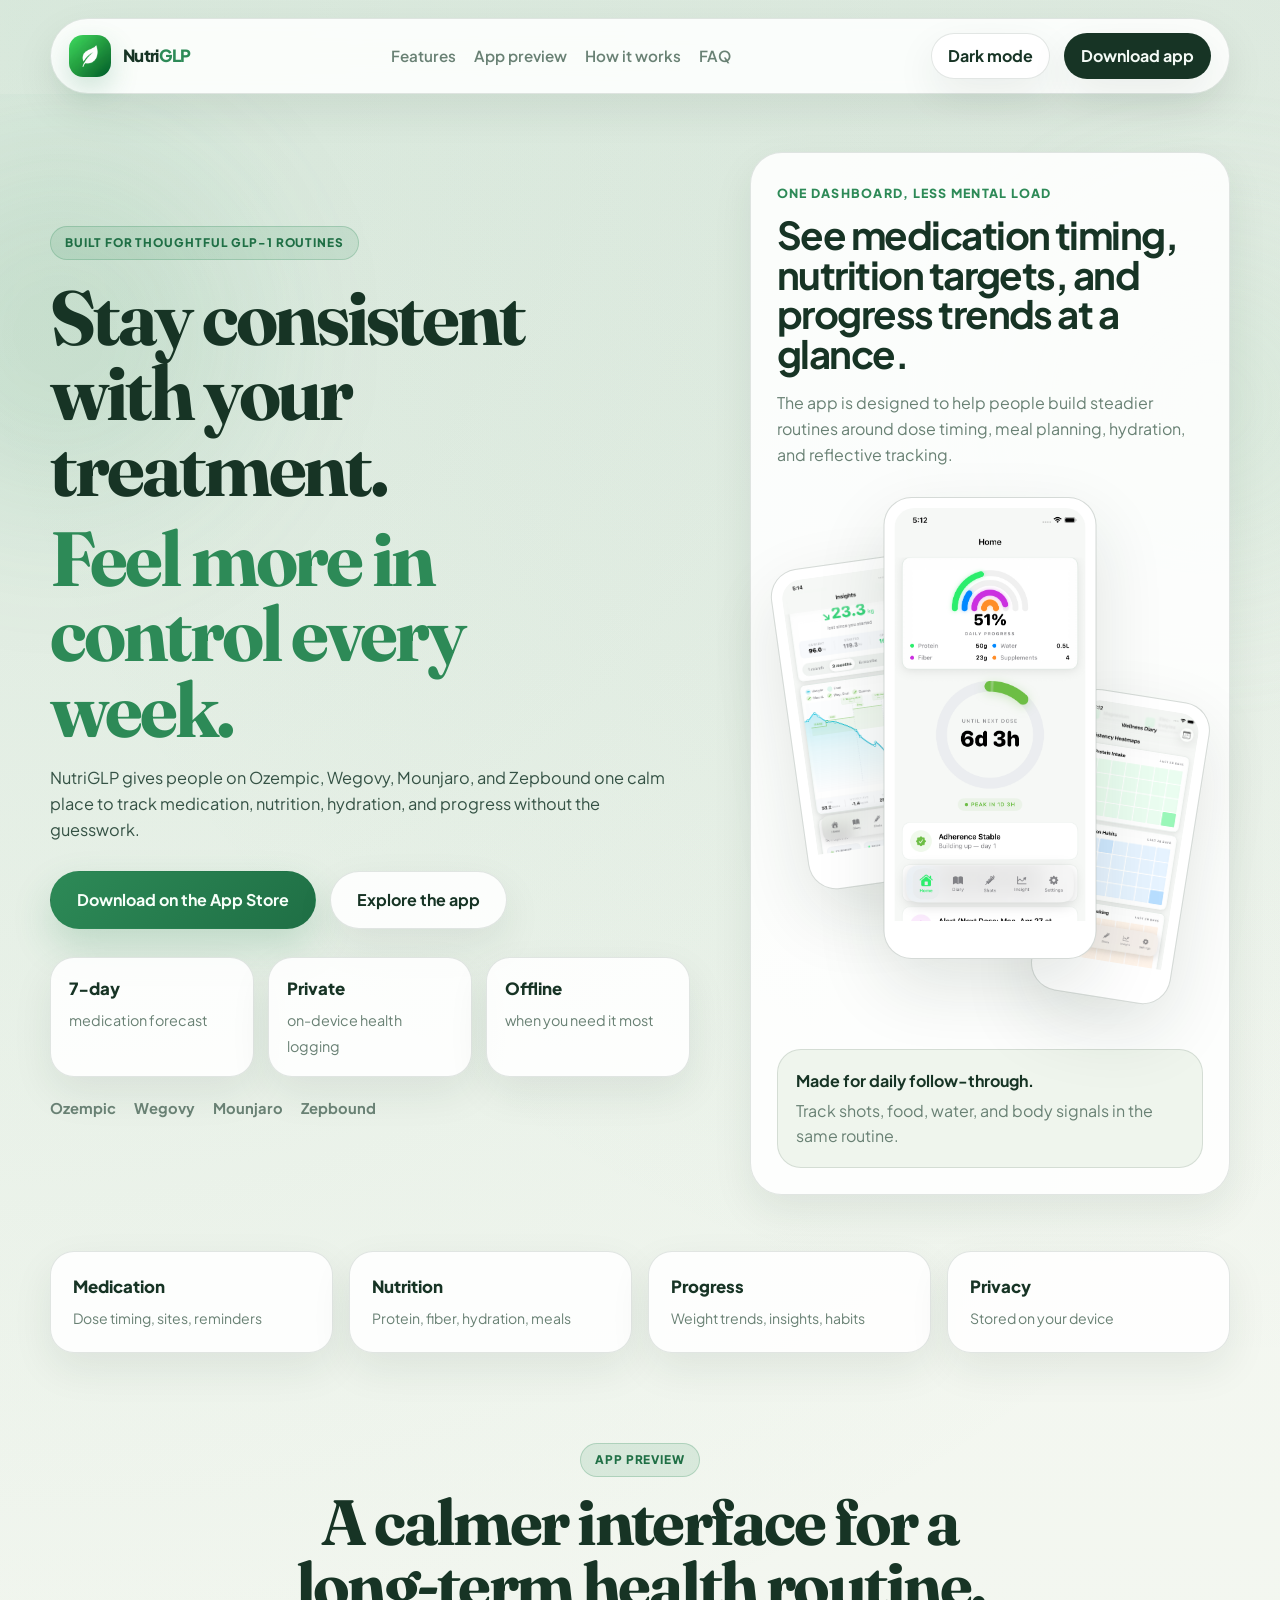
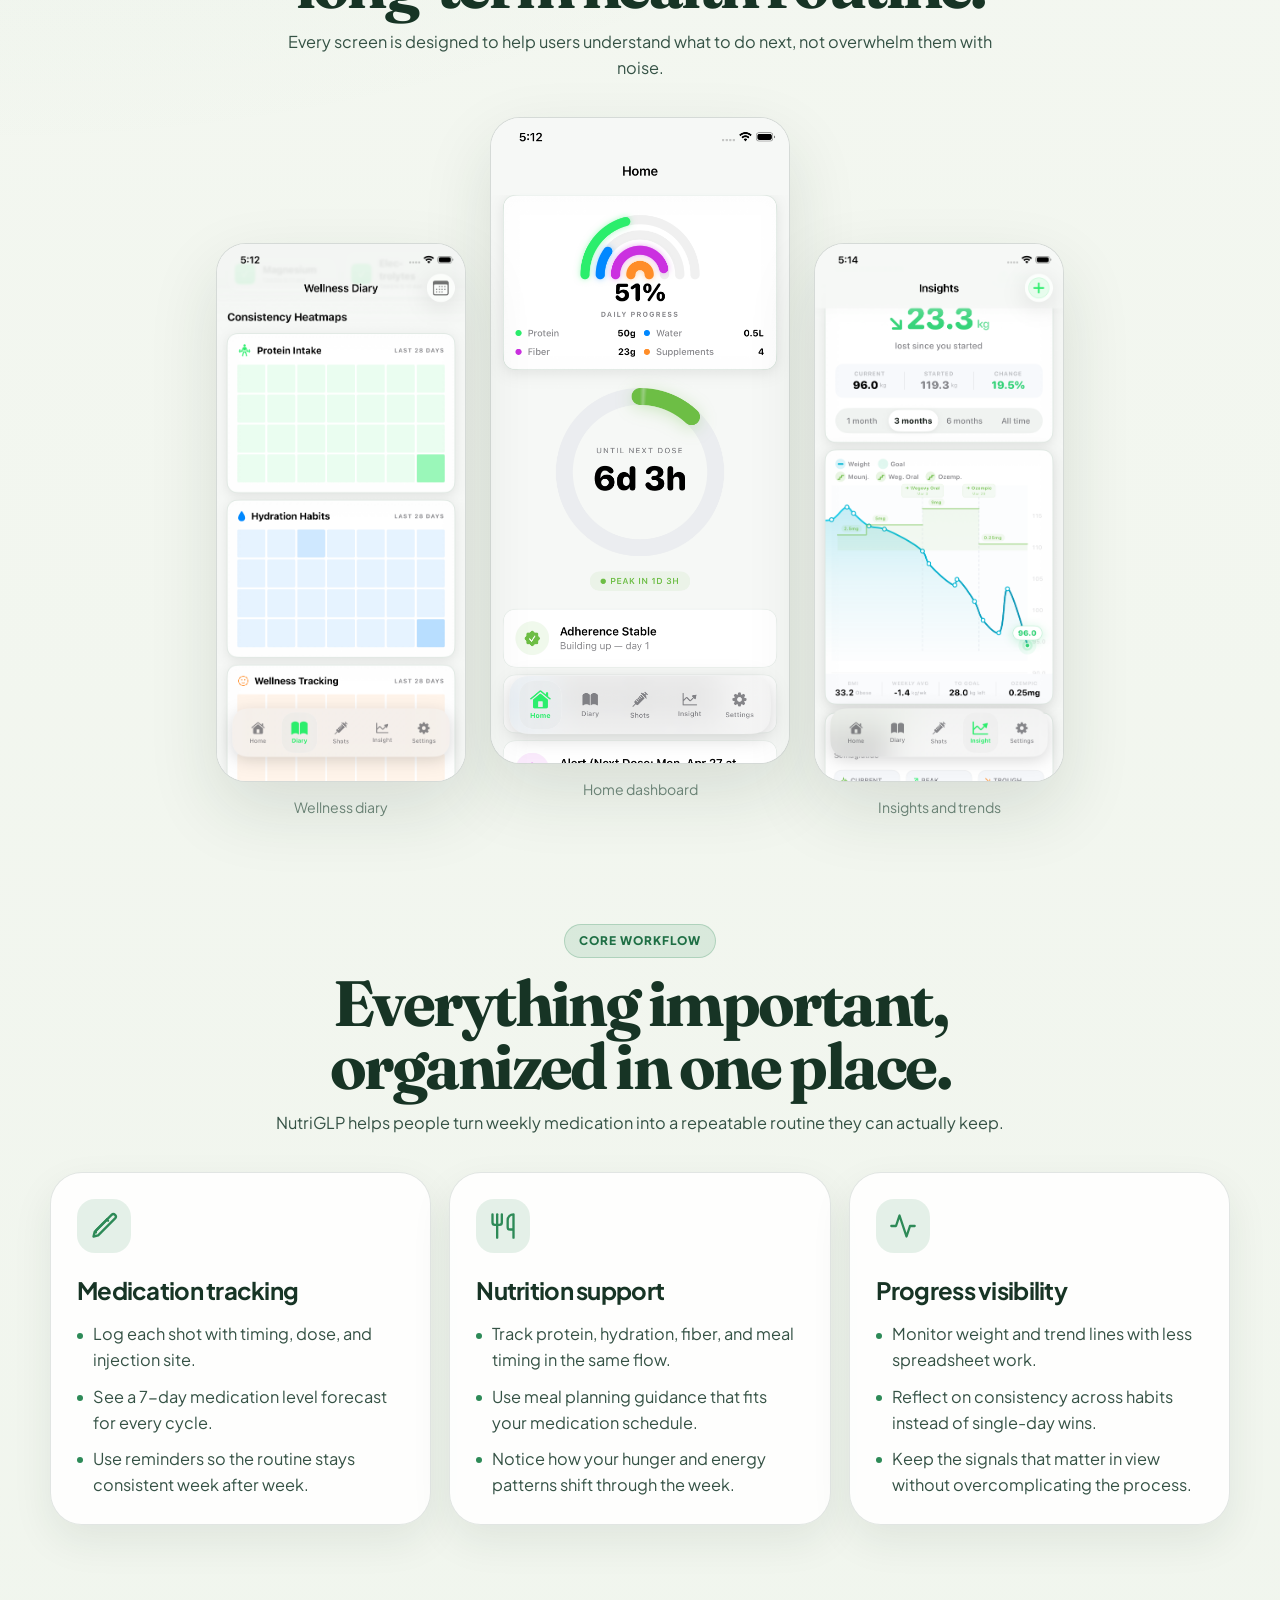
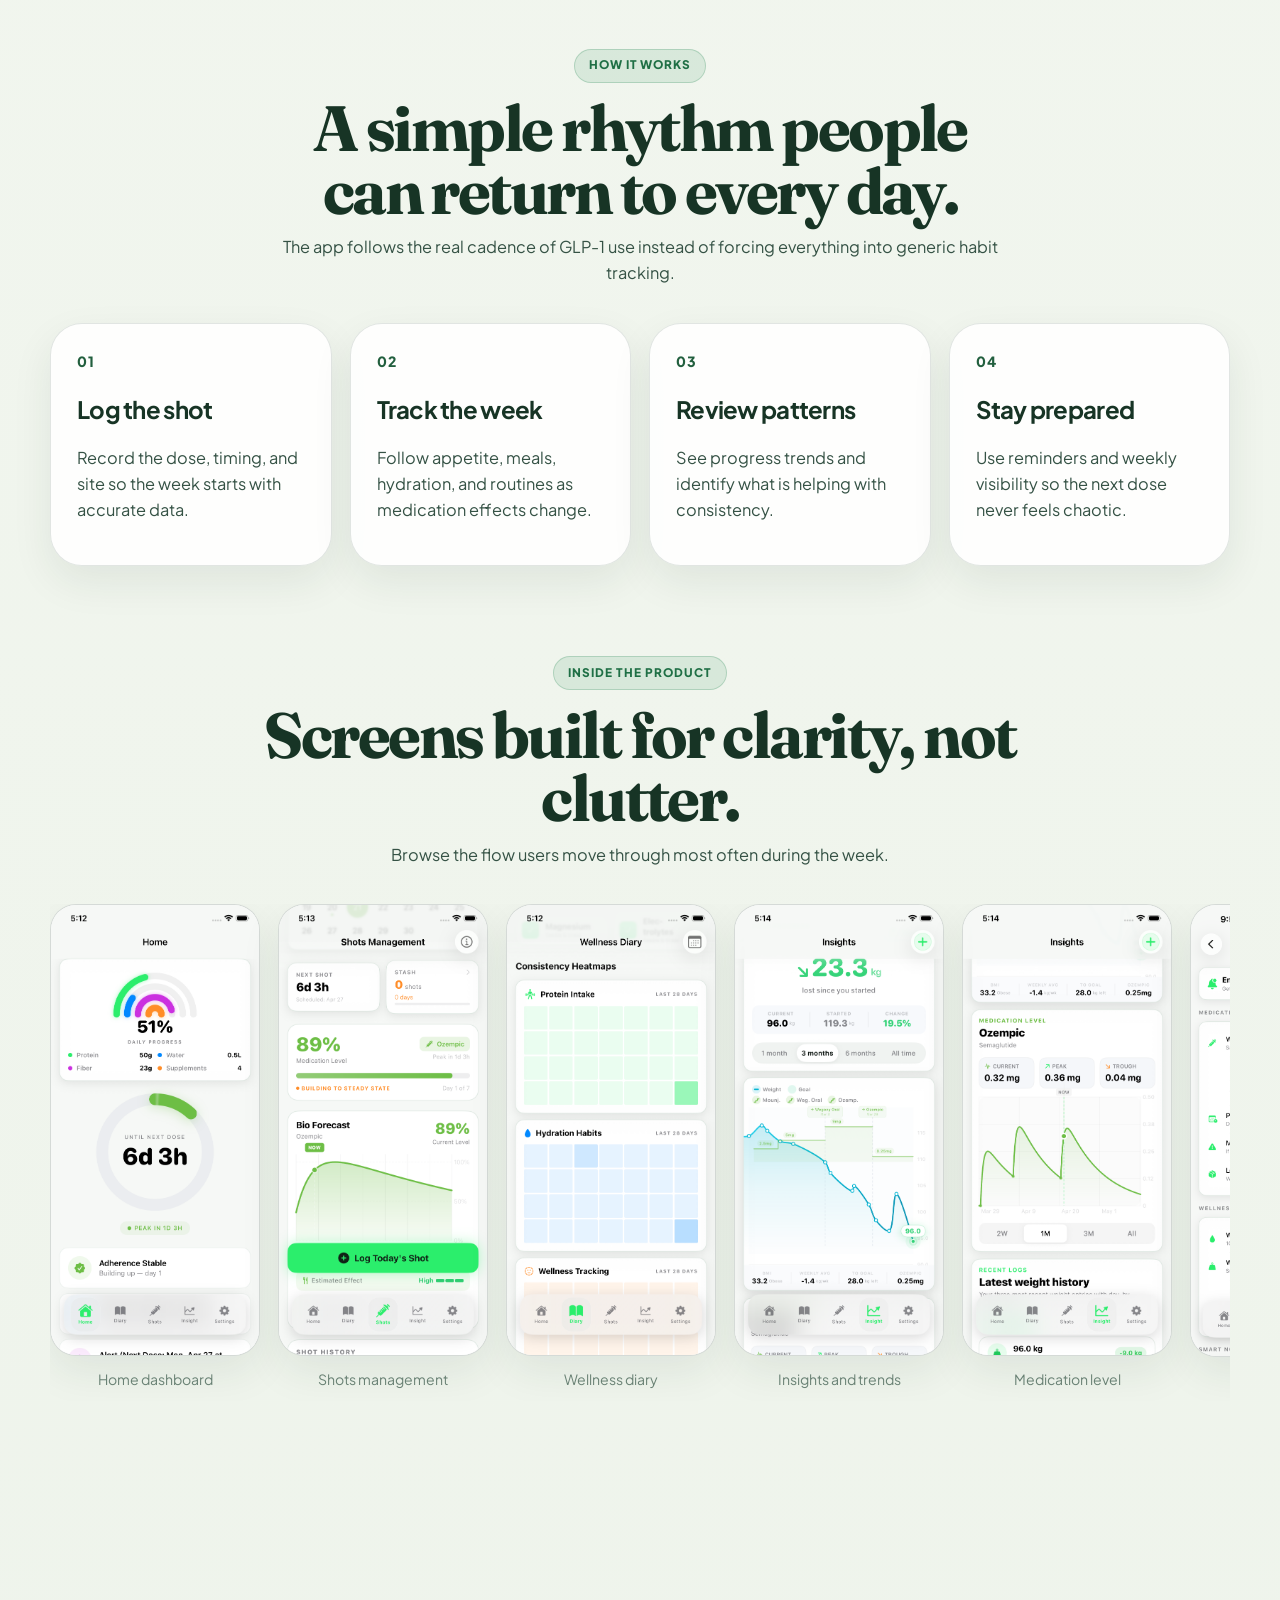
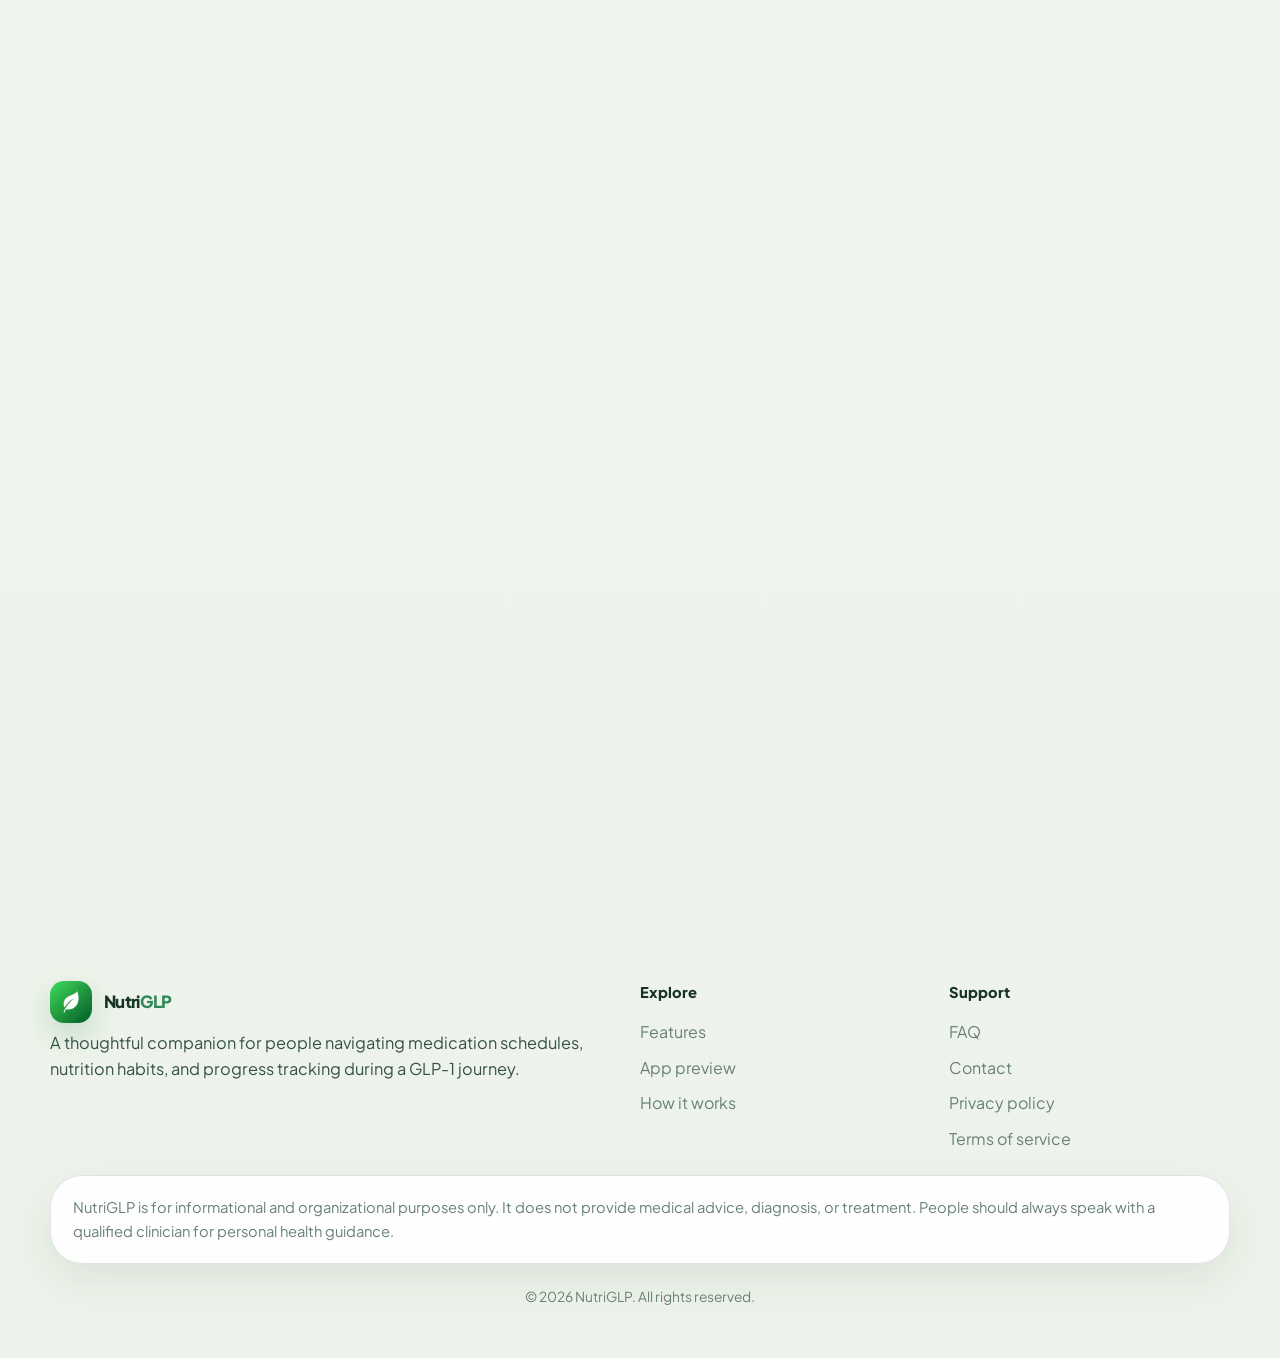
<file: index.html>
<!DOCTYPE html>
<html lang="en">

<head>
    <meta charset="UTF-8">
    <meta name="viewport" content="width=device-width, initial-scale=1.0">
    <title>NutriGLP | Track Your GLP-1 Journey With Confidence</title>
    <meta name="description"
        content="NutriGLP helps people on Ozempic, Wegovy, Mounjaro, and Zepbound stay consistent with medication, nutrition, hydration, and progress tracking.">
    <link rel="icon" href="icon.png" type="image/png">
    <link rel="preconnect" href="https://fonts.googleapis.com">
    <link rel="preconnect" href="https://fonts.gstatic.com" crossorigin>
    <link
        href="https://fonts.googleapis.com/css2?family=Fraunces:opsz,wght@9..144,600;9..144,700&family=Plus+Jakarta+Sans:wght@400;500;600;700;800&display=swap"
        rel="stylesheet">
    <script>
        (function () {
            var savedTheme = localStorage.getItem('nutriglp-theme');
            var theme = savedTheme === 'dark' ? 'dark' : 'light';
            document.documentElement.dataset.theme = theme;
        }());
    </script>
    <link rel="stylesheet" href="styles.css">
</head>

<body>
    <nav class="navbar" id="navbar">
        <div class="nav-container">
            <a href="#hero" class="nav-logo" aria-label="NutriGLP Home">
                <img src="icon.png" alt="NutriGLP icon" class="nav-icon">
                <span class="nav-wordmark">Nutri<span class="text-green">GLP</span></span>
            </a>

            <div class="nav-links" id="nav-links">
                <a href="#features" class="nav-link">Features</a>
                <a href="#showcase" class="nav-link">App preview</a>
                <a href="#how-it-works" class="nav-link">How it works</a>
                <a href="#faq" class="nav-link">FAQ</a>

                <div class="nav-mobile-actions">
                    <button class="theme-toggle theme-toggle-mobile" type="button" data-theme-toggle
                        aria-label="Switch to dark mode" aria-pressed="false">
                        <span class="theme-toggle-text">Dark mode</span>
                    </button>
                    <a href="https://apps.apple.com/us/app/nutriglp/id6758135559?ppid=825edaf9-1b0b-4919-ba0f-e0deb3c7c021"
                        target="_blank" rel="noopener noreferrer" class="nav-cta nav-cta-mobile">
                        Download app
                    </a>
                </div>
            </div>

            <div class="nav-actions">
                <button class="theme-toggle" type="button" data-theme-toggle aria-label="Switch to dark mode"
                    aria-pressed="false">
                    <span class="theme-toggle-text">Dark mode</span>
                </button>
                <a href="https://apps.apple.com/us/app/nutriglp/id6758135559?ppid=825edaf9-1b0b-4919-ba0f-e0deb3c7c021"
                    target="_blank" rel="noopener noreferrer" class="nav-cta">
                    Download app
                </a>
            </div>

            <button class="hamburger" id="hamburger" aria-label="Toggle menu" aria-expanded="false">
                <span></span>
                <span></span>
                <span></span>
            </button>
        </div>
    </nav>

    <main>
        <section class="hero" id="hero">
            <div class="hero-bg-orbs">
                <div class="orb orb-green"></div>
                <div class="orb orb-warm"></div>
            </div>

            <div class="container hero-grid">
                <div class="hero-copy">
                    <div class="hero-badge reveal">Built for thoughtful GLP-1 routines</div>

                    <h1 class="hero-title reveal">
                        Stay consistent with your treatment.
                        <span class="hero-title-accent">Feel more in control every week.</span>
                    </h1>

                    <p class="hero-subtitle reveal">
                        NutriGLP gives people on Ozempic, Wegovy, Mounjaro, and Zepbound one calm place to track
                        medication, nutrition, hydration, and progress without the guesswork.
                    </p>

                    <div class="hero-actions reveal">
                        <a href="https://apps.apple.com/us/app/nutriglp/id6758135559?ppid=825edaf9-1b0b-4919-ba0f-e0deb3c7c021"
                            target="_blank" rel="noopener noreferrer" class="btn-primary btn-lg">
                            Download on the App Store
                        </a>
                        <a href="#showcase" class="btn-secondary btn-lg">
                            Explore the app
                        </a>
                    </div>

                    <div class="hero-stats reveal">
                        <div class="hero-stat">
                            <span class="hero-stat-value">7-day</span>
                            <span class="hero-stat-label">medication forecast</span>
                        </div>
                        <div class="hero-stat">
                            <span class="hero-stat-value">Private</span>
                            <span class="hero-stat-label">on-device health logging</span>
                        </div>
                        <div class="hero-stat">
                            <span class="hero-stat-value">Offline</span>
                            <span class="hero-stat-label">when you need it most</span>
                        </div>
                    </div>

                    <div class="hero-brands reveal">
                        <span>Ozempic</span>
                        <span>Wegovy</span>
                        <span>Mounjaro</span>
                        <span>Zepbound</span>
                    </div>
                </div>

                <div class="hero-visual reveal">
                    <div class="hero-panel">
                        <div class="hero-panel-copy">
                            <span class="panel-eyebrow">One dashboard, less mental load</span>
                            <h2>See medication timing, nutrition targets, and progress trends at a glance.</h2>
                            <p>
                                The app is designed to help people build steadier routines around dose timing, meal
                                planning, hydration, and reflective tracking.
                            </p>
                        </div>

                        <div class="hero-device-stack">
                            <div class="hero-device hero-device-back">
                                <img src="screen-insights.png" alt="NutriGLP insights screen" loading="lazy">
                            </div>
                            <div class="hero-device hero-device-front">
                                <img src="screen-home.png" alt="NutriGLP home dashboard screen" loading="lazy">
                            </div>
                            <div class="hero-device hero-device-side">
                                <img src="screen-diary.png" alt="NutriGLP wellness diary screen" loading="lazy">
                            </div>
                        </div>

                        <div class="hero-note">
                            <strong>Made for daily follow-through.</strong>
                            <span>Track shots, food, water, and body signals in the same routine.</span>
                        </div>
                    </div>
                </div>
            </div>
        </section>

        <section class="proof-strip reveal">
            <div class="container">
                <div class="proof-grid">
                    <div class="proof-item">
                        <span class="proof-value">Medication</span>
                        <span class="proof-label">Dose timing, sites, reminders</span>
                    </div>
                    <div class="proof-item">
                        <span class="proof-value">Nutrition</span>
                        <span class="proof-label">Protein, fiber, hydration, meals</span>
                    </div>
                    <div class="proof-item">
                        <span class="proof-value">Progress</span>
                        <span class="proof-label">Weight trends, insights, habits</span>
                    </div>
                    <div class="proof-item">
                        <span class="proof-value">Privacy</span>
                        <span class="proof-label">Stored on your device</span>
                    </div>
                </div>
            </div>
        </section>

        <section class="showcase" id="showcase">
            <div class="container">
                <div class="section-header reveal">
                    <div class="section-badge">App preview</div>
                    <h2 class="section-title">A calmer interface for a long-term health routine.</h2>
                    <p class="section-subtitle">
                        Every screen is designed to help users understand what to do next, not overwhelm them with
                        noise.
                    </p>
                </div>

                <div class="showcase-phones reveal">
                    <div class="phone-wrapper phone-side">
                        <div class="phone-frame">
                            <img src="screen-diary.png" alt="NutriGLP wellness diary" loading="lazy">
                        </div>
                        <span class="phone-label">Wellness diary</span>
                    </div>
                    <div class="phone-wrapper phone-center">
                        <div class="phone-frame">
                            <img src="screen-home.png" alt="NutriGLP home dashboard" loading="lazy">
                        </div>
                        <span class="phone-label">Home dashboard</span>
                    </div>
                    <div class="phone-wrapper phone-side">
                        <div class="phone-frame">
                            <img src="screen-insights.png" alt="NutriGLP insights screen" loading="lazy">
                        </div>
                        <span class="phone-label">Insights and trends</span>
                    </div>
                </div>
            </div>
        </section>

        <section class="features" id="features">
            <div class="container">
                <div class="section-header reveal">
                    <div class="section-badge">Core workflow</div>
                    <h2 class="section-title">Everything important, organized in one place.</h2>
                    <p class="section-subtitle">
                        NutriGLP helps people turn weekly medication into a repeatable routine they can actually keep.
                    </p>
                </div>

                <div class="features-grid">
                    <article class="feature-card reveal">
                        <div class="feature-icon">
                            <svg width="28" height="28" viewBox="0 0 24 24" fill="none" stroke="currentColor"
                                stroke-width="2" stroke-linecap="round" stroke-linejoin="round">
                                <path d="m14.5 6.5 1 1" />
                                <path d="M18.5 2.5a2.121 2.121 0 0 1 3 3L7 20l-4 1 1-4Z" />
                                <path d="m14.5 6.5-9.06 9.06a1.5 1.5 0 0 0-.44 1.06v.88" />
                            </svg>
                        </div>
                        <h3 class="feature-title">Medication tracking</h3>
                        <ul class="feature-list">
                            <li>Log each shot with timing, dose, and injection site.</li>
                            <li>See a 7-day medication level forecast for every cycle.</li>
                            <li>Use reminders so the routine stays consistent week after week.</li>
                        </ul>
                    </article>

                    <article class="feature-card reveal">
                        <div class="feature-icon">
                            <svg width="28" height="28" viewBox="0 0 24 24" fill="none" stroke="currentColor"
                                stroke-width="2" stroke-linecap="round" stroke-linejoin="round">
                                <path d="M3 2v7c0 1.1.9 2 2 2h4a2 2 0 0 0 2-2V2" />
                                <path d="M7 2v20" />
                                <path d="M21 15V2a5 5 0 0 0-5 5v6c0 1.1.9 2 2 2h3Zm0 0v7" />
                            </svg>
                        </div>
                        <h3 class="feature-title">Nutrition support</h3>
                        <ul class="feature-list">
                            <li>Track protein, hydration, fiber, and meal timing in the same flow.</li>
                            <li>Use meal planning guidance that fits your medication schedule.</li>
                            <li>Notice how your hunger and energy patterns shift through the week.</li>
                        </ul>
                    </article>

                    <article class="feature-card reveal">
                        <div class="feature-icon">
                            <svg width="28" height="28" viewBox="0 0 24 24" fill="none" stroke="currentColor"
                                stroke-width="2" stroke-linecap="round" stroke-linejoin="round">
                                <polyline points="22 12 18 12 15 21 9 3 6 12 2 12" />
                            </svg>
                        </div>
                        <h3 class="feature-title">Progress visibility</h3>
                        <ul class="feature-list">
                            <li>Monitor weight and trend lines with less spreadsheet work.</li>
                            <li>Reflect on consistency across habits instead of single-day wins.</li>
                            <li>Keep the signals that matter in view without overcomplicating the process.</li>
                        </ul>
                    </article>
                </div>
            </div>
        </section>

        <section class="how-it-works" id="how-it-works">
            <div class="container">
                <div class="section-header reveal">
                    <div class="section-badge">How it works</div>
                    <h2 class="section-title">A simple rhythm people can return to every day.</h2>
                    <p class="section-subtitle">
                        The app follows the real cadence of GLP-1 use instead of forcing everything into generic habit
                        tracking.
                    </p>
                </div>

                <div class="steps-grid">
                    <article class="step-card reveal">
                        <div class="step-number">01</div>
                        <h3 class="step-title">Log the shot</h3>
                        <p class="step-desc">
                            Record the dose, timing, and site so the week starts with accurate data.
                        </p>
                    </article>
                    <article class="step-card reveal">
                        <div class="step-number">02</div>
                        <h3 class="step-title">Track the week</h3>
                        <p class="step-desc">
                            Follow appetite, meals, hydration, and routines as medication effects change.
                        </p>
                    </article>
                    <article class="step-card reveal">
                        <div class="step-number">03</div>
                        <h3 class="step-title">Review patterns</h3>
                        <p class="step-desc">
                            See progress trends and identify what is helping with consistency.
                        </p>
                    </article>
                    <article class="step-card reveal">
                        <div class="step-number">04</div>
                        <h3 class="step-title">Stay prepared</h3>
                        <p class="step-desc">
                            Use reminders and weekly visibility so the next dose never feels chaotic.
                        </p>
                    </article>
                </div>
            </div>
        </section>

        <section class="gallery" id="gallery">
            <div class="container">
                <div class="section-header reveal">
                    <div class="section-badge">Inside the product</div>
                    <h2 class="section-title">Screens built for clarity, not clutter.</h2>
                    <p class="section-subtitle">
                        Browse the flow users move through most often during the week.
                    </p>
                </div>

                <div class="gallery-scroll reveal">
                    <div class="gallery-track">
                        <div class="gallery-item">
                            <div class="gallery-phone">
                                <img src="screen-home.png" alt="NutriGLP home dashboard" loading="lazy">
                            </div>
                            <span class="gallery-caption">Home dashboard</span>
                        </div>
                        <div class="gallery-item">
                            <div class="gallery-phone">
                                <img src="screen-shots.png" alt="NutriGLP shots management" loading="lazy">
                            </div>
                            <span class="gallery-caption">Shots management</span>
                        </div>
                        <div class="gallery-item">
                            <div class="gallery-phone">
                                <img src="screen-diary.png" alt="NutriGLP wellness diary" loading="lazy">
                            </div>
                            <span class="gallery-caption">Wellness diary</span>
                        </div>
                        <div class="gallery-item">
                            <div class="gallery-phone">
                                <img src="screen-insights.png" alt="NutriGLP insights and trends" loading="lazy">
                            </div>
                            <span class="gallery-caption">Insights and trends</span>
                        </div>
                        <div class="gallery-item">
                            <div class="gallery-phone">
                                <img src="screen-medication-level.png" alt="NutriGLP medication level chart" loading="lazy">
                            </div>
                            <span class="gallery-caption">Medication level</span>
                        </div>
                        <div class="gallery-item">
                            <div class="gallery-phone">
                                <img src="screen-notifications.png" alt="NutriGLP smart notifications" loading="lazy">
                            </div>
                            <span class="gallery-caption">Smart notifications</span>
                        </div>
                        <div class="gallery-item">
                            <div class="gallery-phone">
                                <img src="screen-settings.png" alt="NutriGLP settings screen" loading="lazy">
                            </div>
                            <span class="gallery-caption">Settings and BMI</span>
                        </div>
                    </div>
                </div>
            </div>
        </section>

        <section class="faq" id="faq">
            <div class="container container-narrow">
                <div class="section-header reveal">
                    <div class="section-badge">Questions</div>
                    <h2 class="section-title">Frequently asked questions.</h2>
                    <p class="section-subtitle">The most common questions people ask before downloading NutriGLP.</p>
                </div>

                <div class="faq-list">
                    <div class="faq-item reveal">
                        <button class="faq-question" aria-expanded="false">
                            <span>What medications does NutriGLP support?</span>
                            <div class="faq-toggle"><span class="faq-icon">+</span></div>
                        </button>
                        <div class="faq-answer">
                            <p>NutriGLP supports major GLP-1 and dual GIP or GLP-1 medications, including Ozempic,
                                Wegovy, Mounjaro, and Zepbound.</p>
                        </div>
                    </div>

                    <div class="faq-item reveal">
                        <button class="faq-question" aria-expanded="false">
                            <span>How does the medication forecast work?</span>
                            <div class="faq-toggle"><span class="faq-icon">+</span></div>
                        </button>
                        <div class="faq-answer">
                            <p>The forecast uses the medication type, dose, and logging schedule to help visualize how
                                each week is unfolding so users can plan habits with more context.</p>
                        </div>
                    </div>

                    <div class="faq-item reveal">
                        <button class="faq-question" aria-expanded="false">
                            <span>Is health data stored privately?</span>
                            <div class="faq-toggle"><span class="faq-icon">+</span></div>
                        </button>
                        <div class="faq-answer">
                            <p>Yes. NutriGLP is designed around private on-device storage rather than sending sensitive
                                routine data to a central database.</p>
                        </div>
                    </div>

                    <div class="faq-item reveal">
                        <button class="faq-question" aria-expanded="false">
                            <span>Does the app work offline?</span>
                            <div class="faq-toggle"><span class="faq-icon">+</span></div>
                        </button>
                        <div class="faq-answer">
                            <p>Yes. Users can continue logging their routine and checking progress when they do not have
                                an internet connection.</p>
                        </div>
                    </div>
                </div>
            </div>
        </section>

        <section class="final-cta reveal">
            <div class="container">
                <div class="cta-card">
                    <div class="cta-copy">
                        <div class="section-badge">Ready when they are</div>
                        <h2 class="cta-title">Give people a more dependable way to stay on track.</h2>
                        <p class="cta-subtitle">
                            NutriGLP combines medication tracking, daily nutrition visibility, and progress insights in
                            one experience that feels steady and easy to return to.
                        </p>
                    </div>

                    <div class="cta-actions">
                        <a href="https://apps.apple.com/us/app/nutriglp/id6758135559?ppid=825edaf9-1b0b-4919-ba0f-e0deb3c7c021"
                            target="_blank" rel="noopener noreferrer" class="btn-primary btn-lg">
                            Download on the App Store
                        </a>
                        <a href="#features" class="btn-secondary btn-lg">Explore features</a>
                    </div>

                    <p class="cta-note">Available on iPhone and iPad</p>
                </div>
            </div>
        </section>
    </main>

    <footer class="footer">
        <div class="container">
            <div class="footer-top">
                <div class="footer-brand">
                    <div class="footer-logo">
                        <img src="icon.png" alt="NutriGLP icon" class="nav-icon">
                        <span class="nav-wordmark">Nutri<span class="text-green">GLP</span></span>
                    </div>
                    <p class="footer-desc">
                        A thoughtful companion for people navigating medication schedules, nutrition habits, and
                        progress tracking during a GLP-1 journey.
                    </p>
                </div>

                <div class="footer-col">
                    <h3 class="footer-heading">Explore</h3>
                    <ul class="footer-links">
                        <li><a href="#features">Features</a></li>
                        <li><a href="#showcase">App preview</a></li>
                        <li><a href="#how-it-works">How it works</a></li>
                    </ul>
                </div>

                <div class="footer-col">
                    <h3 class="footer-heading">Support</h3>
                    <ul class="footer-links">
                        <li><a href="#faq">FAQ</a></li>
                        <li><a href="mailto:nutriglp@yahoo.com">Contact</a></li>
                        <li><a href="privacy.html">Privacy policy</a></li>
                        <li><a href="terms.html">Terms of service</a></li>
                    </ul>
                </div>
            </div>

            <div class="footer-disclaimer">
                NutriGLP is for informational and organizational purposes only. It does not provide medical advice,
                diagnosis, or treatment. People should always speak with a qualified clinician for personal health
                guidance.
            </div>

            <div class="footer-bottom">
                <p>&copy; 2026 NutriGLP. All rights reserved.</p>
            </div>
        </div>
    </footer>

    <script src="script.js"></script>
</body>

</html>
</file>
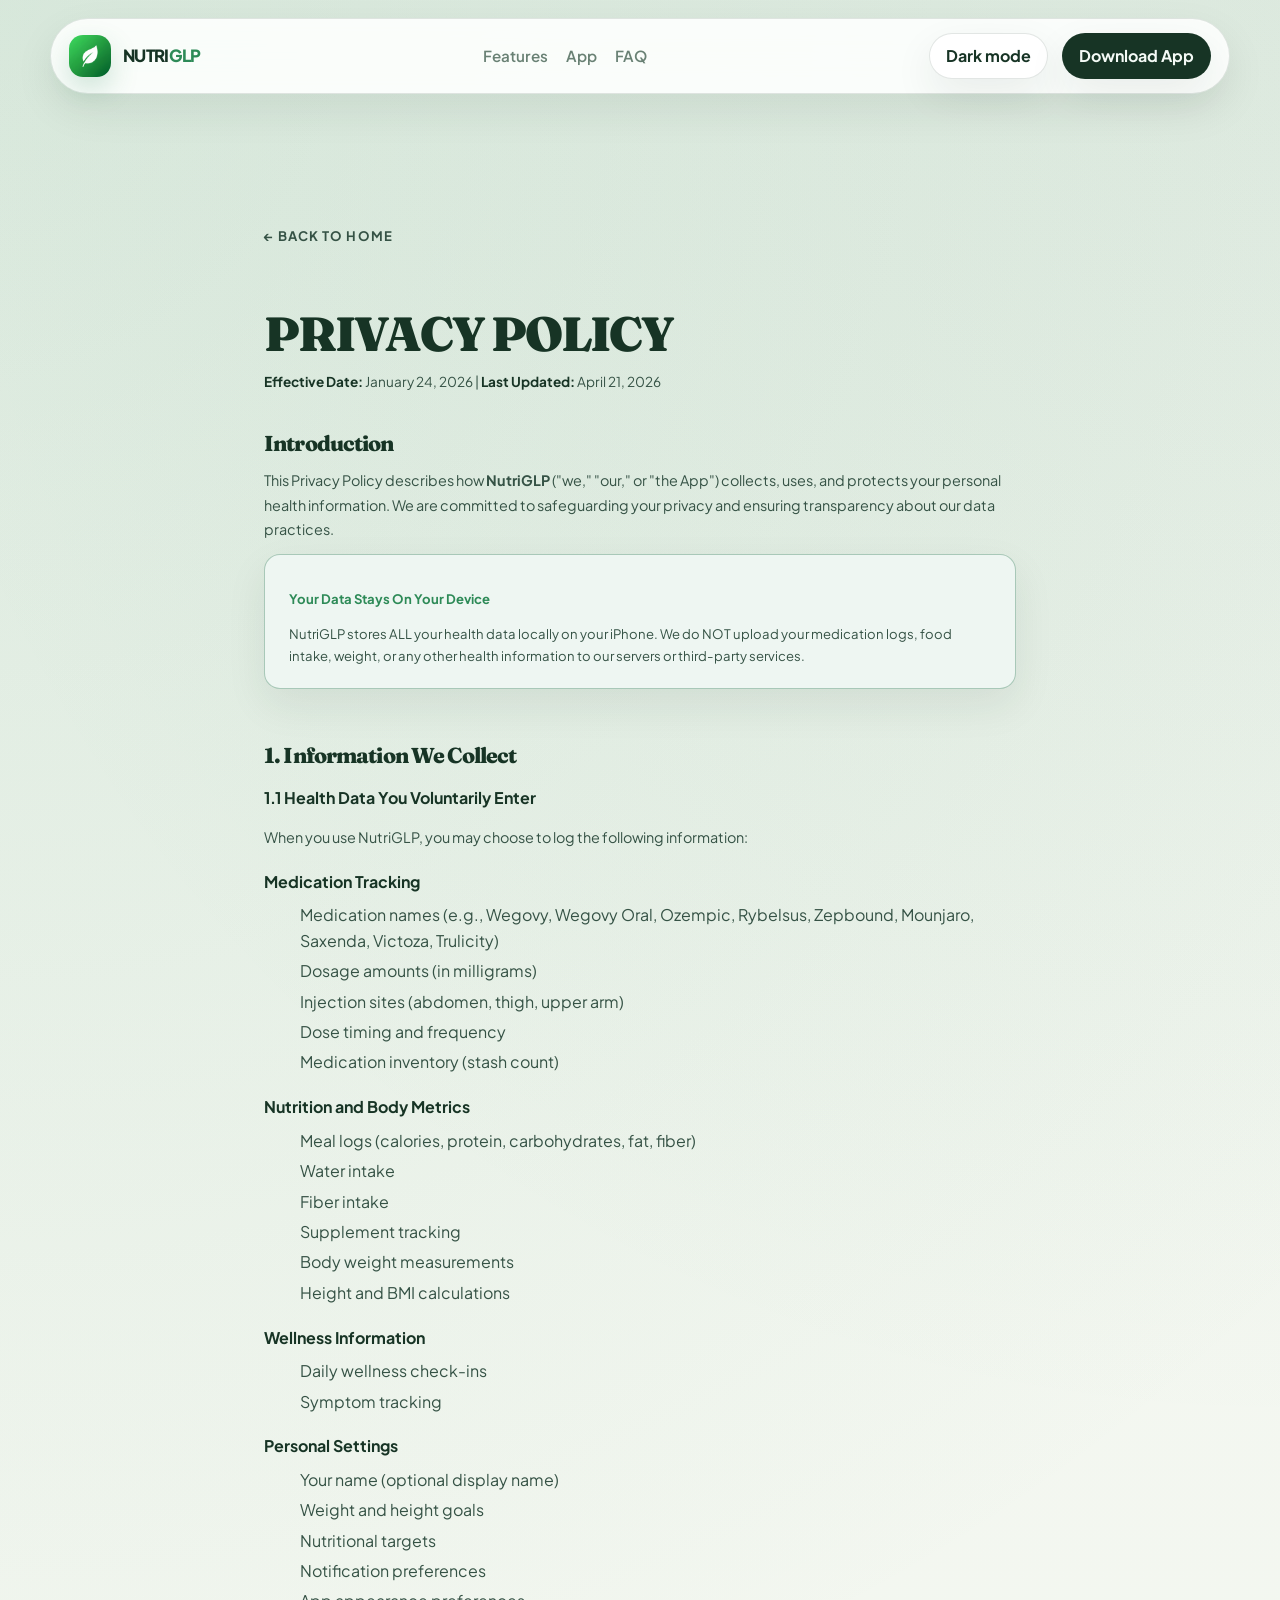
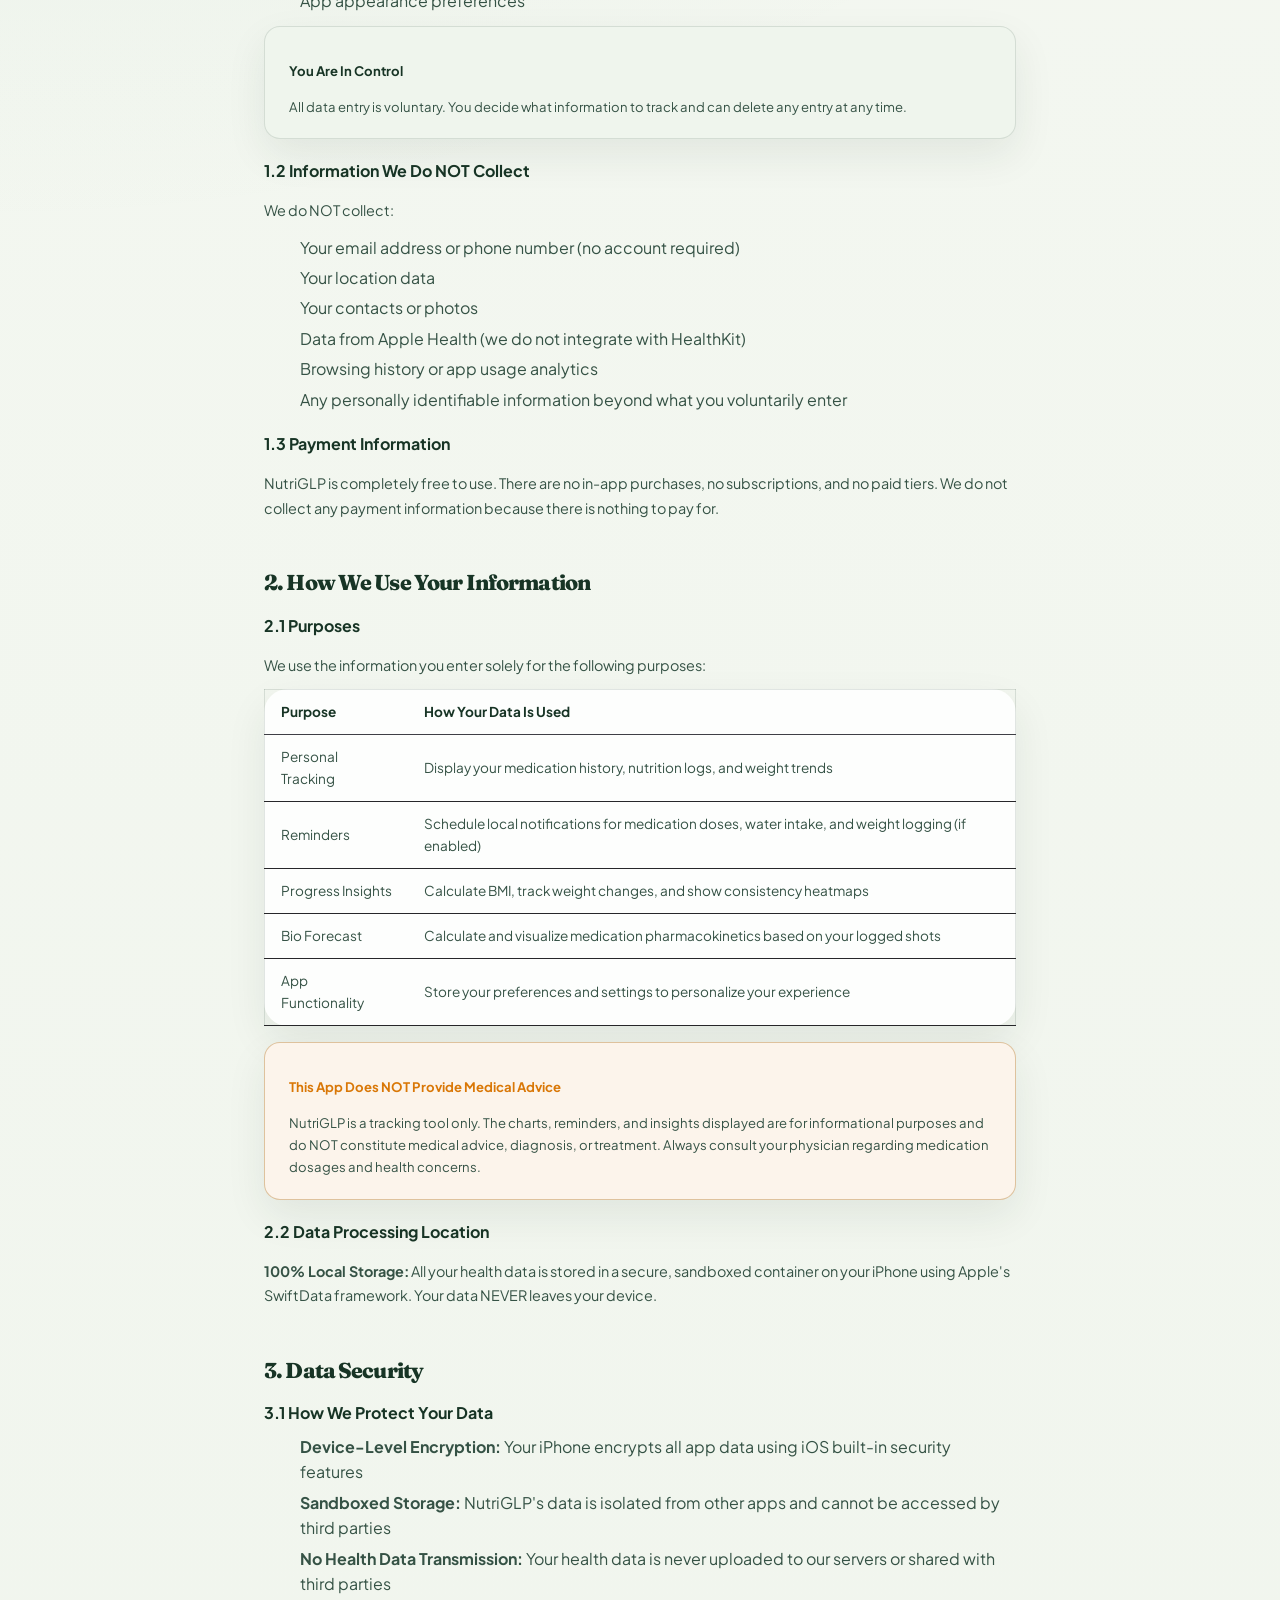
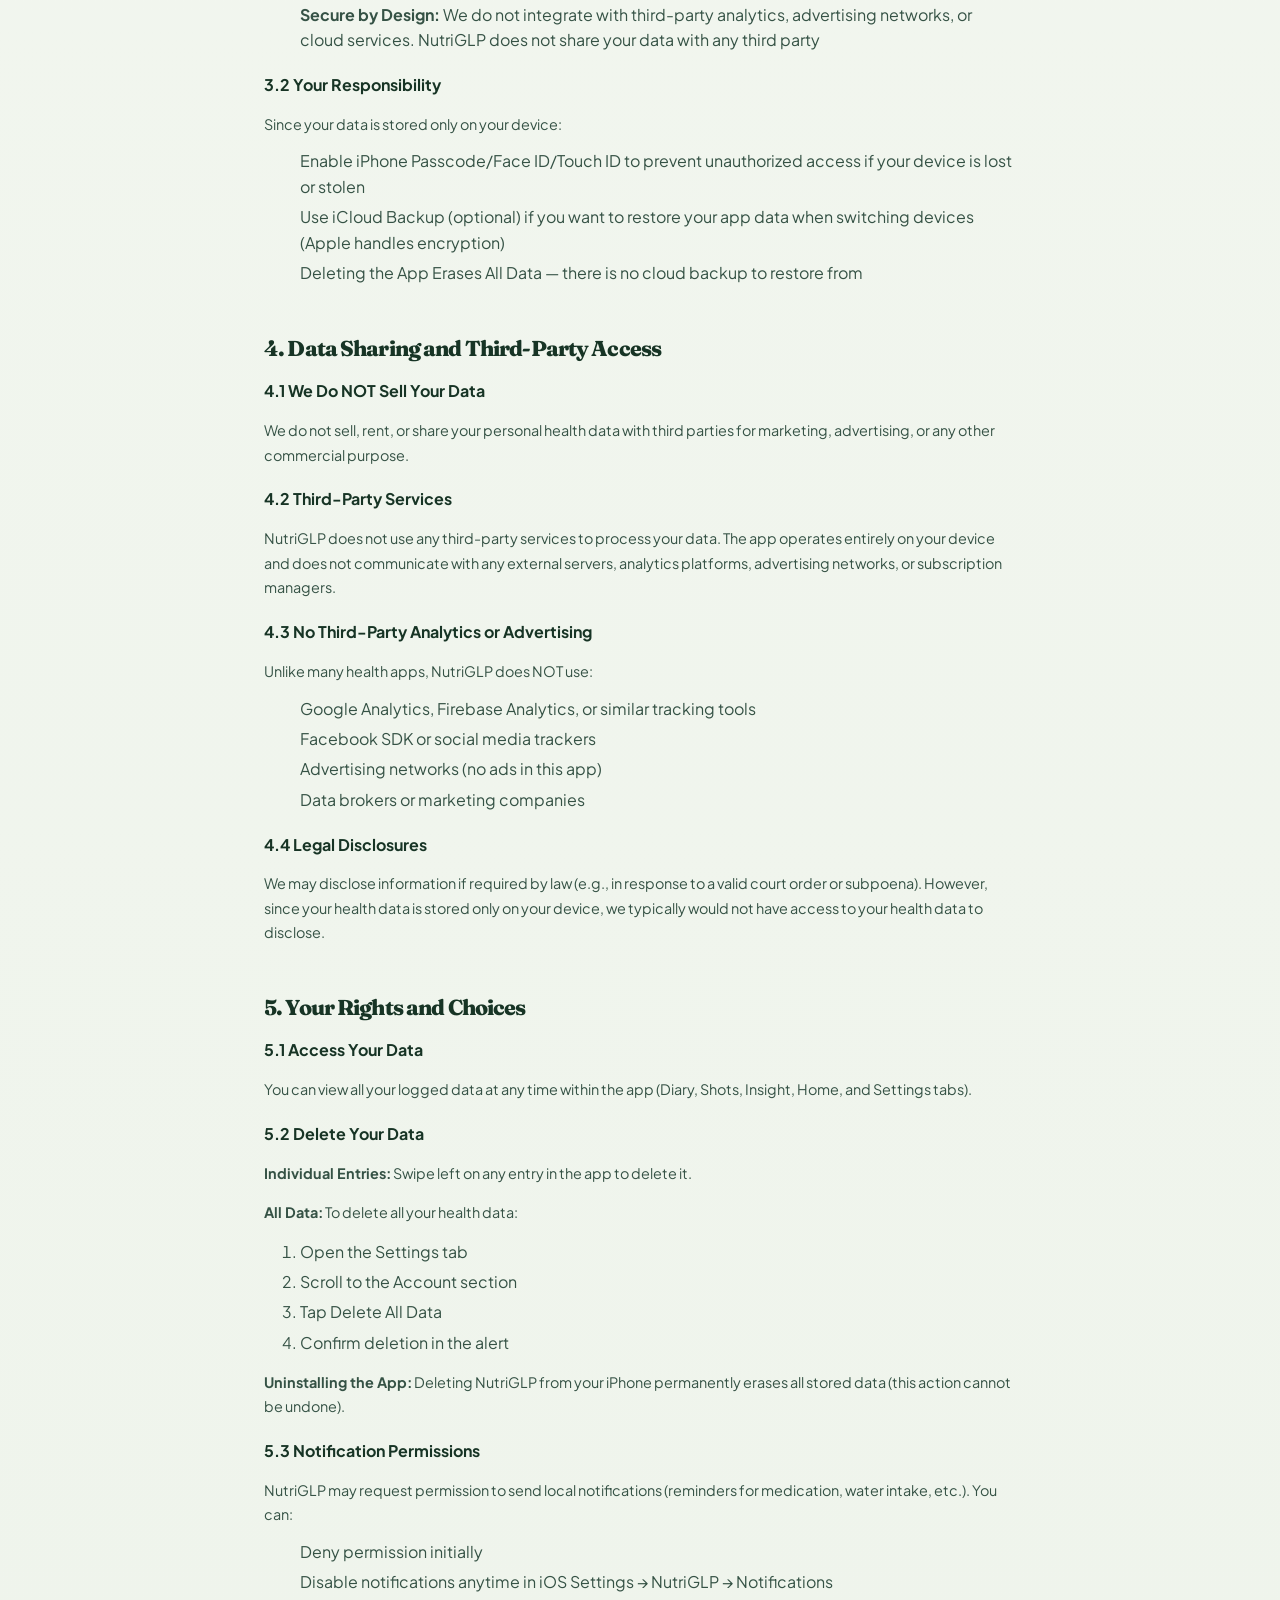
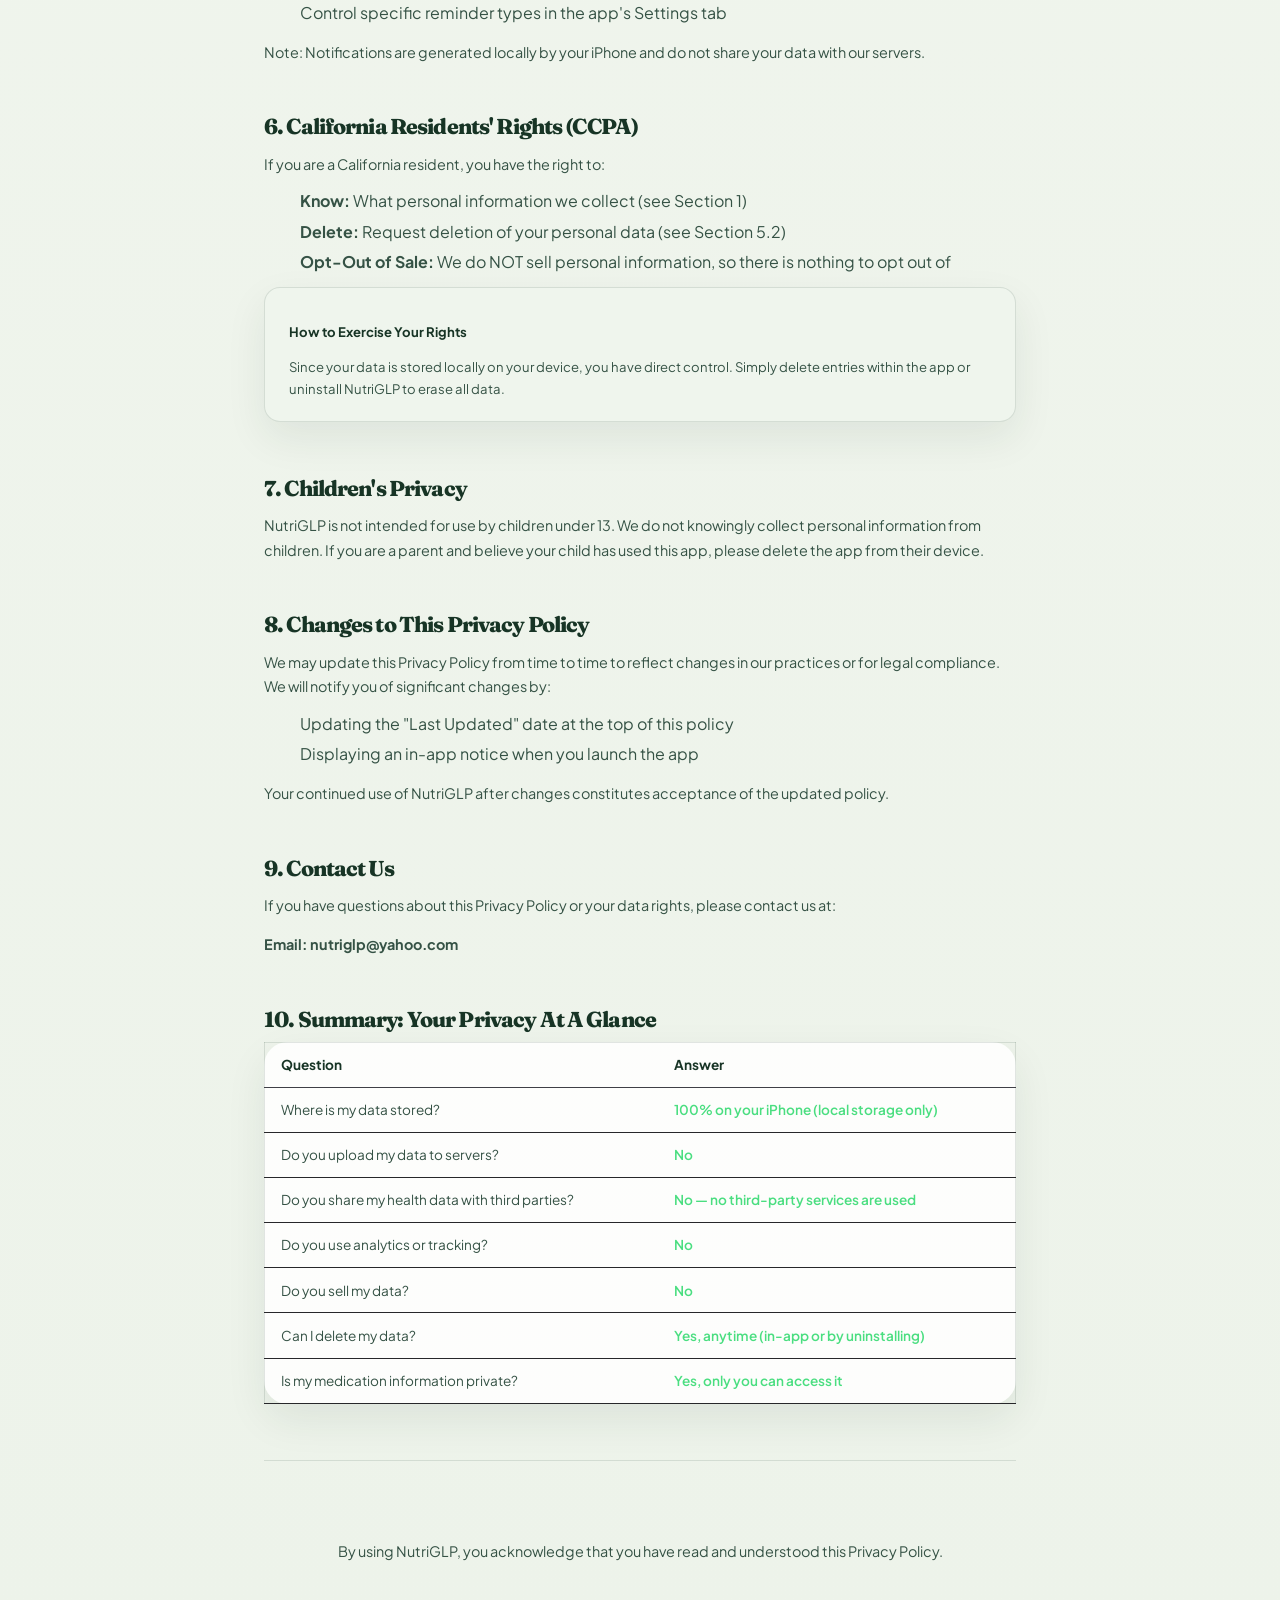
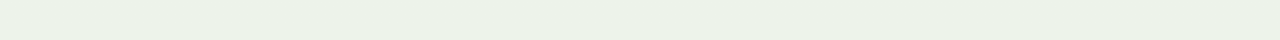
<file: privacy.html>
<!DOCTYPE html>
<html lang="en">

<head>
    <meta charset="UTF-8">
    <meta name="viewport" content="width=device-width, initial-scale=1.0">
    <title>Privacy Policy — NutriGLP</title>
    <meta name="description" content="NutriGLP Privacy Policy. Your health data stays on your device.">
    <link rel="icon" href="icon.png" type="image/png">
    <link rel="preconnect" href="https://fonts.googleapis.com">
    <link rel="preconnect" href="https://fonts.gstatic.com" crossorigin>
    <link
        href="https://fonts.googleapis.com/css2?family=Fraunces:opsz,wght@9..144,600;9..144,700&family=Plus+Jakarta+Sans:wght@400;500;600;700;800&display=swap"
        rel="stylesheet">
    <script>
        (function () {
            var savedTheme = localStorage.getItem('nutriglp-theme');
            var theme = savedTheme === 'dark' ? 'dark' : 'light';
            document.documentElement.dataset.theme = theme;
        }());
    </script>
    <link rel="stylesheet" href="styles.css">
    <style>
        .legal-page {
            max-width: 800px;
            margin: 0 auto;
            padding: 8rem 1.5rem 4rem;
        }

        .legal-page h1 {
            font-size: clamp(2rem, 5vw, 3rem);
            font-weight: 900;
            letter-spacing: -0.04em;
            text-transform: uppercase;
            margin-bottom: 0.5rem;
        }

        .legal-meta {
            color: var(--text-dim);
            margin-bottom: 2.5rem;
            font-size: 0.85rem;
        }

        .legal-meta strong {
            color: var(--text-muted);
        }

        .legal-content {
            display: flex;
            flex-direction: column;
            gap: 2.5rem;
        }

        .legal-content section {}

        .legal-content h2 {
            font-size: 1.35rem;
            font-weight: 800;
            color: #fff;
            margin-bottom: 0.75rem;
        }

        .legal-content h3 {
            font-size: 1rem;
            font-weight: 700;
            color: #d4d4d8;
            margin-bottom: 0.5rem;
            margin-top: 1.2rem;
        }

        .legal-content p {
            color: #a1a1aa;
            line-height: 1.7;
            margin-bottom: 0.75rem;
            font-size: 0.9rem;
        }

        .legal-content ul,
        .legal-content ol {
            color: #a1a1aa;
            margin-left: 1rem;
            margin-bottom: 0.75rem;
            display: flex;
            flex-direction: column;
            gap: 0.3rem;
            font-size: 0.9rem;
        }

        .legal-content li {
            line-height: 1.6;
        }

        .legal-content strong {
            color: #d4d4d8;
        }

        .legal-callout {
            border-radius: 1rem;
            padding: 1.25rem 1.5rem;
            margin-bottom: 1rem;
        }

        .legal-callout-green {
            background: rgba(34, 197, 94, 0.08);
            border: 1px solid rgba(34, 197, 94, 0.25);
        }

        .legal-callout-green .callout-title {
            color: #4ade80;
            font-weight: 700;
            margin-bottom: 0.3rem;
        }

        .legal-callout-orange {
            background: rgba(249, 115, 22, 0.08);
            border: 1px solid rgba(249, 115, 22, 0.25);
        }

        .legal-callout-orange .callout-title {
            color: #fb923c;
            font-weight: 700;
            margin-bottom: 0.3rem;
        }

        .legal-callout-neutral {
            background: rgba(39, 39, 42, 0.5);
            border: 1px solid #3f3f46;
        }

        .legal-callout-neutral .callout-title {
            color: #d4d4d8;
            font-weight: 700;
            margin-bottom: 0.3rem;
        }

        .legal-callout p {
            font-size: 0.82rem;
            margin-bottom: 0;
        }

        .legal-table {
            width: 100%;
            text-align: left;
            font-size: 0.85rem;
            border-collapse: collapse;
            margin-bottom: 1rem;
        }

        .legal-table th {
            padding: 0.7rem 1rem;
            color: #d4d4d8;
            border-bottom: 1px solid #3f3f46;
            font-weight: 700;
        }

        .legal-table td {
            padding: 0.7rem 1rem;
            color: #a1a1aa;
            border-bottom: 1px solid #27272a;
        }

        .legal-table .green {
            color: #4ade80;
            font-weight: 600;
        }

        .legal-back {
            display: inline-flex;
            align-items: center;
            gap: 0.5rem;
            color: var(--green);
            font-weight: 700;
            font-size: 0.82rem;
            text-transform: uppercase;
            letter-spacing: 0.08em;
            margin-bottom: 2rem;
            transition: opacity 0.2s;
        }

        .legal-back:hover {
            opacity: 0.7;
        }

        .legal-divider {
            border: none;
            border-top: 1px solid #27272a;
            margin: 0;
        }

        .legal-final {
            text-align: center;
            color: #a1a1aa;
            padding-top: 1.5rem;
            font-size: 0.85rem;
        }

        .legal-page h1,
        .legal-content h2,
        .legal-content h3,
        .legal-callout-neutral .callout-title,
        .legal-table th,
        .legal-meta strong {
            color: var(--heading);
        }

        .legal-meta,
        .legal-content p,
        .legal-content ul,
        .legal-content ol,
        .legal-content strong,
        .legal-table td,
        .legal-final {
            color: var(--body);
        }

        .legal-callout-green {
            background: color-mix(in srgb, var(--accent) 8%, var(--surface-solid));
            border-color: color-mix(in srgb, var(--accent) 26%, var(--border));
        }

        .legal-callout-green .callout-title {
            color: var(--accent);
        }

        .legal-callout-orange {
            background: color-mix(in srgb, #d97706 8%, var(--surface-solid));
            border-color: color-mix(in srgb, #d97706 26%, var(--border));
        }

        .legal-callout-orange .callout-title {
            color: #d97706;
        }

        .legal-callout-neutral {
            background: var(--surface-muted);
            border-color: var(--border);
        }

        .legal-divider {
            border-top-color: var(--border);
        }
    </style>
</head>

<body>

    <!-- NAVBAR -->
    <nav class="navbar" id="navbar">
        <div class="nav-container">
            <a href="index.html" class="nav-logo">
                <img src="icon.png" alt="NutriGLP Icon" class="nav-icon">
                <span class="nav-wordmark">NUTRI<span class="text-green">GLP</span></span>
            </a>
            <div class="nav-links">
                <a href="index.html#features" class="nav-link">Features</a>
                <a href="index.html#showcase" class="nav-link">App</a>
                <a href="index.html#faq" class="nav-link">FAQ</a>
            </div>
            <div class="nav-actions">
                <button class="theme-toggle" type="button" data-theme-toggle aria-label="Switch to dark mode"
                    aria-pressed="false">
                    <span class="theme-toggle-text">Dark mode</span>
                </button>
                <a href="https://apps.apple.com/us/app/nutriglp/id6758135559?ppid=825edaf9-1b0b-4919-ba0f-e0deb3c7c021"
                    target="_blank" rel="noopener noreferrer" class="nav-cta">
                    Download App
                </a>
            </div>
        </div>
    </nav>

    <div class="legal-page">
        <a href="index.html" class="legal-back">← Back to Home</a>

        <h1>Privacy Policy</h1>
        <p class="legal-meta"><strong>Effective Date:</strong> January 24, 2026 | <strong>Last Updated:</strong>
            April 21, 2026</p>

        <div class="legal-content">

            <section>
                <h2>Introduction</h2>
                <p>This Privacy Policy describes how <strong>NutriGLP</strong> ("we," "our," or "the App") collects,
                    uses, and protects your personal health information. We are committed to safeguarding your privacy
                    and ensuring transparency about our data practices.</p>
                <div class="legal-callout legal-callout-green">
                    <p class="callout-title">Your Data Stays On Your Device</p>
                    <p>NutriGLP stores ALL your health data locally on your iPhone. We do NOT upload your medication
                        logs, food intake, weight, or any other health information to our servers or third-party
                        services.</p>
                </div>
            </section>

            <section>
                <h2>1. Information We Collect</h2>

                <h3>1.1 Health Data You Voluntarily Enter</h3>
                <p>When you use NutriGLP, you may choose to log the following information:</p>

                <h3>Medication Tracking</h3>
                <ul>
                    <li>Medication names (e.g., Wegovy, Wegovy Oral, Ozempic, Rybelsus, Zepbound, Mounjaro, Saxenda, Victoza, Trulicity)</li>
                    <li>Dosage amounts (in milligrams)</li>
                    <li>Injection sites (abdomen, thigh, upper arm)</li>
                    <li>Dose timing and frequency</li>
                    <li>Medication inventory (stash count)</li>
                </ul>

                <h3>Nutrition and Body Metrics</h3>
                <ul>
                    <li>Meal logs (calories, protein, carbohydrates, fat, fiber)</li>
                    <li>Water intake</li>
                    <li>Fiber intake</li>
                    <li>Supplement tracking</li>
                    <li>Body weight measurements</li>
                    <li>Height and BMI calculations</li>
                </ul>

                <h3>Wellness Information</h3>
                <ul>
                    <li>Daily wellness check-ins</li>
                    <li>Symptom tracking</li>
                </ul>

                <h3>Personal Settings</h3>
                <ul>
                    <li>Your name (optional display name)</li>
                    <li>Weight and height goals</li>
                    <li>Nutritional targets</li>
                    <li>Notification preferences</li>
                    <li>App appearance preferences</li>
                </ul>

                <div class="legal-callout legal-callout-neutral">
                    <p class="callout-title">You Are In Control</p>
                    <p>All data entry is voluntary. You decide what information to track and can delete any entry at any
                        time.</p>
                </div>

                <h3>1.2 Information We Do NOT Collect</h3>
                <p>We do NOT collect:</p>
                <ul>
                    <li>Your email address or phone number (no account required)</li>
                    <li>Your location data</li>
                    <li>Your contacts or photos</li>
                    <li>Data from Apple Health (we do not integrate with HealthKit)</li>
                    <li>Browsing history or app usage analytics</li>
                    <li>Any personally identifiable information beyond what you voluntarily enter</li>
                </ul>

                <h3>1.3 Payment Information</h3>
                <p>NutriGLP is completely free to use. There are no in-app purchases, no subscriptions, and no paid
                    tiers. We do not collect any payment information because there is nothing to pay for.</p>
            </section>

            <section>
                <h2>2. How We Use Your Information</h2>

                <h3>2.1 Purposes</h3>
                <p>We use the information you enter solely for the following purposes:</p>

                <table class="legal-table">
                    <thead>
                        <tr>
                            <th>Purpose</th>
                            <th>How Your Data Is Used</th>
                        </tr>
                    </thead>
                    <tbody>
                        <tr>
                            <td>Personal Tracking</td>
                            <td>Display your medication history, nutrition logs, and weight trends</td>
                        </tr>
                        <tr>
                            <td>Reminders</td>
                            <td>Schedule local notifications for medication doses, water intake, and weight logging (if
                                enabled)</td>
                        </tr>
                        <tr>
                            <td>Progress Insights</td>
                            <td>Calculate BMI, track weight changes, and show consistency heatmaps</td>
                        </tr>
                        <tr>
                            <td>Bio Forecast</td>
                            <td>Calculate and visualize medication pharmacokinetics based on your logged shots</td>
                        </tr>
                        <tr>
                            <td>App Functionality</td>
                            <td>Store your preferences and settings to personalize your experience</td>
                        </tr>
                    </tbody>
                </table>

                <div class="legal-callout legal-callout-orange">
                    <p class="callout-title">This App Does NOT Provide Medical Advice</p>
                    <p>NutriGLP is a tracking tool only. The charts, reminders, and insights displayed are for
                        informational purposes and do NOT constitute medical advice, diagnosis, or treatment. Always
                        consult your physician regarding medication dosages and health concerns.</p>
                </div>

                <h3>2.2 Data Processing Location</h3>
                <p><strong>100% Local Storage:</strong> All your health data is stored in a secure, sandboxed container
                    on your iPhone using Apple's SwiftData framework. Your data NEVER leaves your device.</p>
            </section>

            <section>
                <h2>3. Data Security</h2>

                <h3>3.1 How We Protect Your Data</h3>
                <ul>
                    <li><strong>Device-Level Encryption:</strong> Your iPhone encrypts all app data using iOS built-in
                        security features</li>
                    <li><strong>Sandboxed Storage:</strong> NutriGLP's data is isolated from other apps and cannot be
                        accessed by third parties</li>
                    <li><strong>No Health Data Transmission:</strong> Your health data is never uploaded to our servers
                        or shared with third parties</li>
                    <li><strong>Secure by Design:</strong> We do not integrate with third-party analytics, advertising
                        networks, or cloud services. NutriGLP does not share your data with any third party</li>
                </ul>

                <h3>3.2 Your Responsibility</h3>
                <p>Since your data is stored only on your device:</p>
                <ul>
                    <li>Enable iPhone Passcode/Face ID/Touch ID to prevent unauthorized access if your device is lost or
                        stolen</li>
                    <li>Use iCloud Backup (optional) if you want to restore your app data when switching devices (Apple
                        handles encryption)</li>
                    <li>Deleting the App Erases All Data — there is no cloud backup to restore from</li>
                </ul>
            </section>

            <section>
                <h2>4. Data Sharing and Third-Party Access</h2>

                <h3>4.1 We Do NOT Sell Your Data</h3>
                <p>We do not sell, rent, or share your personal health data with third parties for marketing,
                    advertising, or any other commercial purpose.</p>

                <h3>4.2 Third-Party Services</h3>
                <p>NutriGLP does not use any third-party services to process your data. The app operates entirely on
                    your device and does not communicate with any external servers, analytics platforms, advertising
                    networks, or subscription managers.</p>

                <h3>4.3 No Third-Party Analytics or Advertising</h3>
                <p>Unlike many health apps, NutriGLP does NOT use:</p>
                <ul>
                    <li>Google Analytics, Firebase Analytics, or similar tracking tools</li>
                    <li>Facebook SDK or social media trackers</li>
                    <li>Advertising networks (no ads in this app)</li>
                    <li>Data brokers or marketing companies</li>
                </ul>

                <h3>4.4 Legal Disclosures</h3>
                <p>We may disclose information if required by law (e.g., in response to a valid court order or
                    subpoena). However, since your health data is stored only on your device, we typically would not
                    have access to your health data to disclose.</p>
            </section>

            <section>
                <h2>5. Your Rights and Choices</h2>

                <h3>5.1 Access Your Data</h3>
                <p>You can view all your logged data at any time within the app (Diary, Shots, Insight, Home, and
                    Settings tabs).</p>

                <h3>5.2 Delete Your Data</h3>
                <p><strong>Individual Entries:</strong> Swipe left on any entry in the app to delete it.</p>
                <p><strong>All Data:</strong> To delete all your health data:</p>
                <ol>
                    <li>Open the Settings tab</li>
                    <li>Scroll to the Account section</li>
                    <li>Tap Delete All Data</li>
                    <li>Confirm deletion in the alert</li>
                </ol>
                <p><strong>Uninstalling the App:</strong> Deleting NutriGLP from your iPhone permanently erases all
                    stored data (this action cannot be undone).</p>

                <h3>5.3 Notification Permissions</h3>
                <p>NutriGLP may request permission to send local notifications (reminders for medication, water intake,
                    etc.). You can:</p>
                <ul>
                    <li>Deny permission initially</li>
                    <li>Disable notifications anytime in iOS Settings → NutriGLP → Notifications</li>
                    <li>Control specific reminder types in the app's Settings tab</li>
                </ul>
                <p>Note: Notifications are generated locally by your iPhone and do not share your data with our servers.
                </p>
            </section>

            <section>
                <h2>6. California Residents' Rights (CCPA)</h2>
                <p>If you are a California resident, you have the right to:</p>
                <ul>
                    <li><strong>Know:</strong> What personal information we collect (see Section 1)</li>
                    <li><strong>Delete:</strong> Request deletion of your personal data (see Section 5.2)</li>
                    <li><strong>Opt-Out of Sale:</strong> We do NOT sell personal information, so there is nothing to
                        opt out of</li>
                </ul>
                <div class="legal-callout legal-callout-neutral">
                    <p class="callout-title">How to Exercise Your Rights</p>
                    <p>Since your data is stored locally on your device, you have direct control. Simply delete entries
                        within the app or uninstall NutriGLP to erase all data.</p>
                </div>
            </section>

            <section>
                <h2>7. Children's Privacy</h2>
                <p>NutriGLP is not intended for use by children under 13. We do not knowingly collect personal
                    information from children. If you are a parent and believe your child has used this app, please
                    delete the app from their device.</p>
            </section>

            <section>
                <h2>8. Changes to This Privacy Policy</h2>
                <p>We may update this Privacy Policy from time to time to reflect changes in our practices or for legal
                    compliance. We will notify you of significant changes by:</p>
                <ul>
                    <li>Updating the "Last Updated" date at the top of this policy</li>
                    <li>Displaying an in-app notice when you launch the app</li>
                </ul>
                <p>Your continued use of NutriGLP after changes constitutes acceptance of the updated policy.</p>
            </section>

            <section>
                <h2>9. Contact Us</h2>
                <p>If you have questions about this Privacy Policy or your data rights, please contact us at:</p>
                <p><strong>Email: nutriglp@yahoo.com</strong></p>
            </section>

            <section>
                <h2>10. Summary: Your Privacy At A Glance</h2>
                <table class="legal-table">
                    <thead>
                        <tr>
                            <th>Question</th>
                            <th>Answer</th>
                        </tr>
                    </thead>
                    <tbody>
                        <tr>
                            <td>Where is my data stored?</td>
                            <td class="green">100% on your iPhone (local storage only)</td>
                        </tr>
                        <tr>
                            <td>Do you upload my data to servers?</td>
                            <td class="green">No</td>
                        </tr>
                        <tr>
                            <td>Do you share my health data with third parties?</td>
                            <td class="green">No — no third-party services are used</td>
                        </tr>
                        <tr>
                            <td>Do you use analytics or tracking?</td>
                            <td class="green">No</td>
                        </tr>
                        <tr>
                            <td>Do you sell my data?</td>
                            <td class="green">No</td>
                        </tr>
                        <tr>
                            <td>Can I delete my data?</td>
                            <td class="green">Yes, anytime (in-app or by uninstalling)</td>
                        </tr>
                        <tr>
                            <td>Is my medication information private?</td>
                            <td class="green">Yes, only you can access it</td>
                        </tr>
                    </tbody>
                </table>
            </section>

            <hr class="legal-divider">
            <p class="legal-final">By using NutriGLP, you acknowledge that you have read and understood this Privacy
                Policy.</p>

        </div>
    </div>

    <script src="script.js"></script>
</body>

</html>
</file>
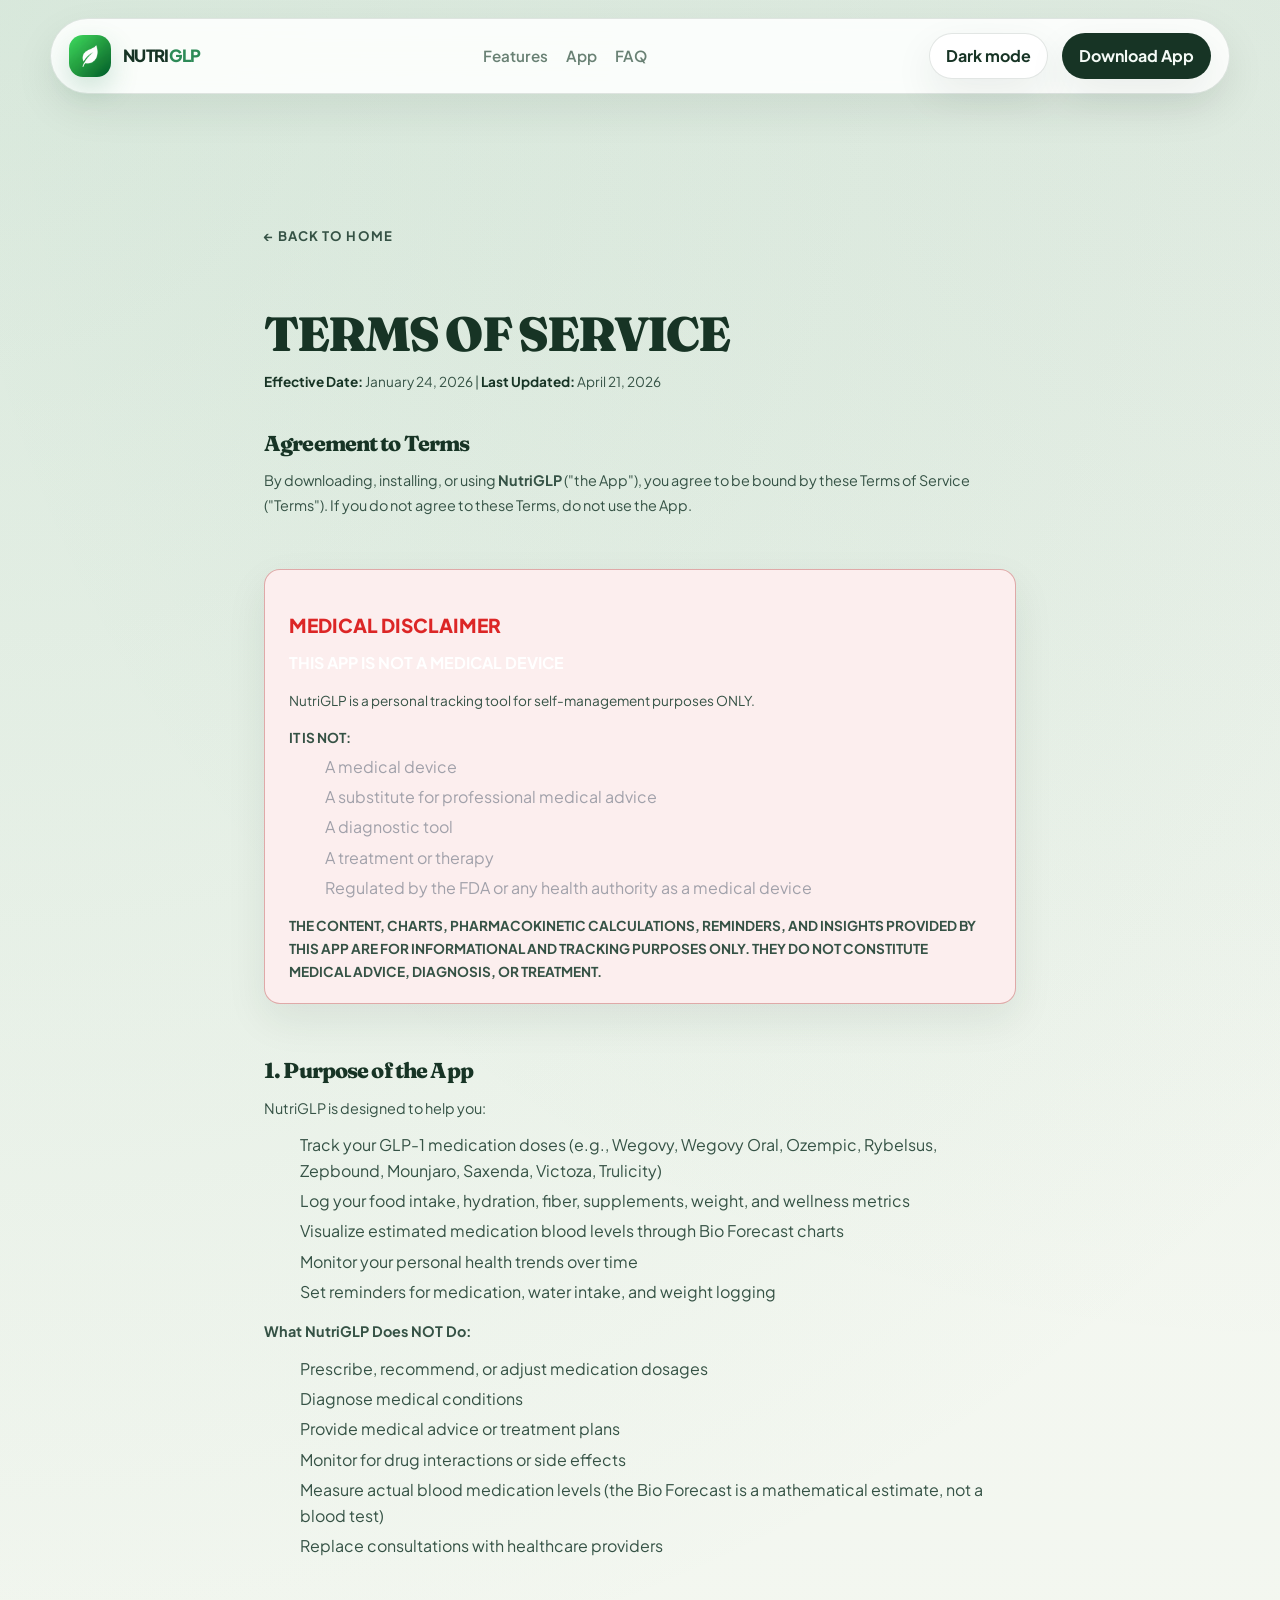
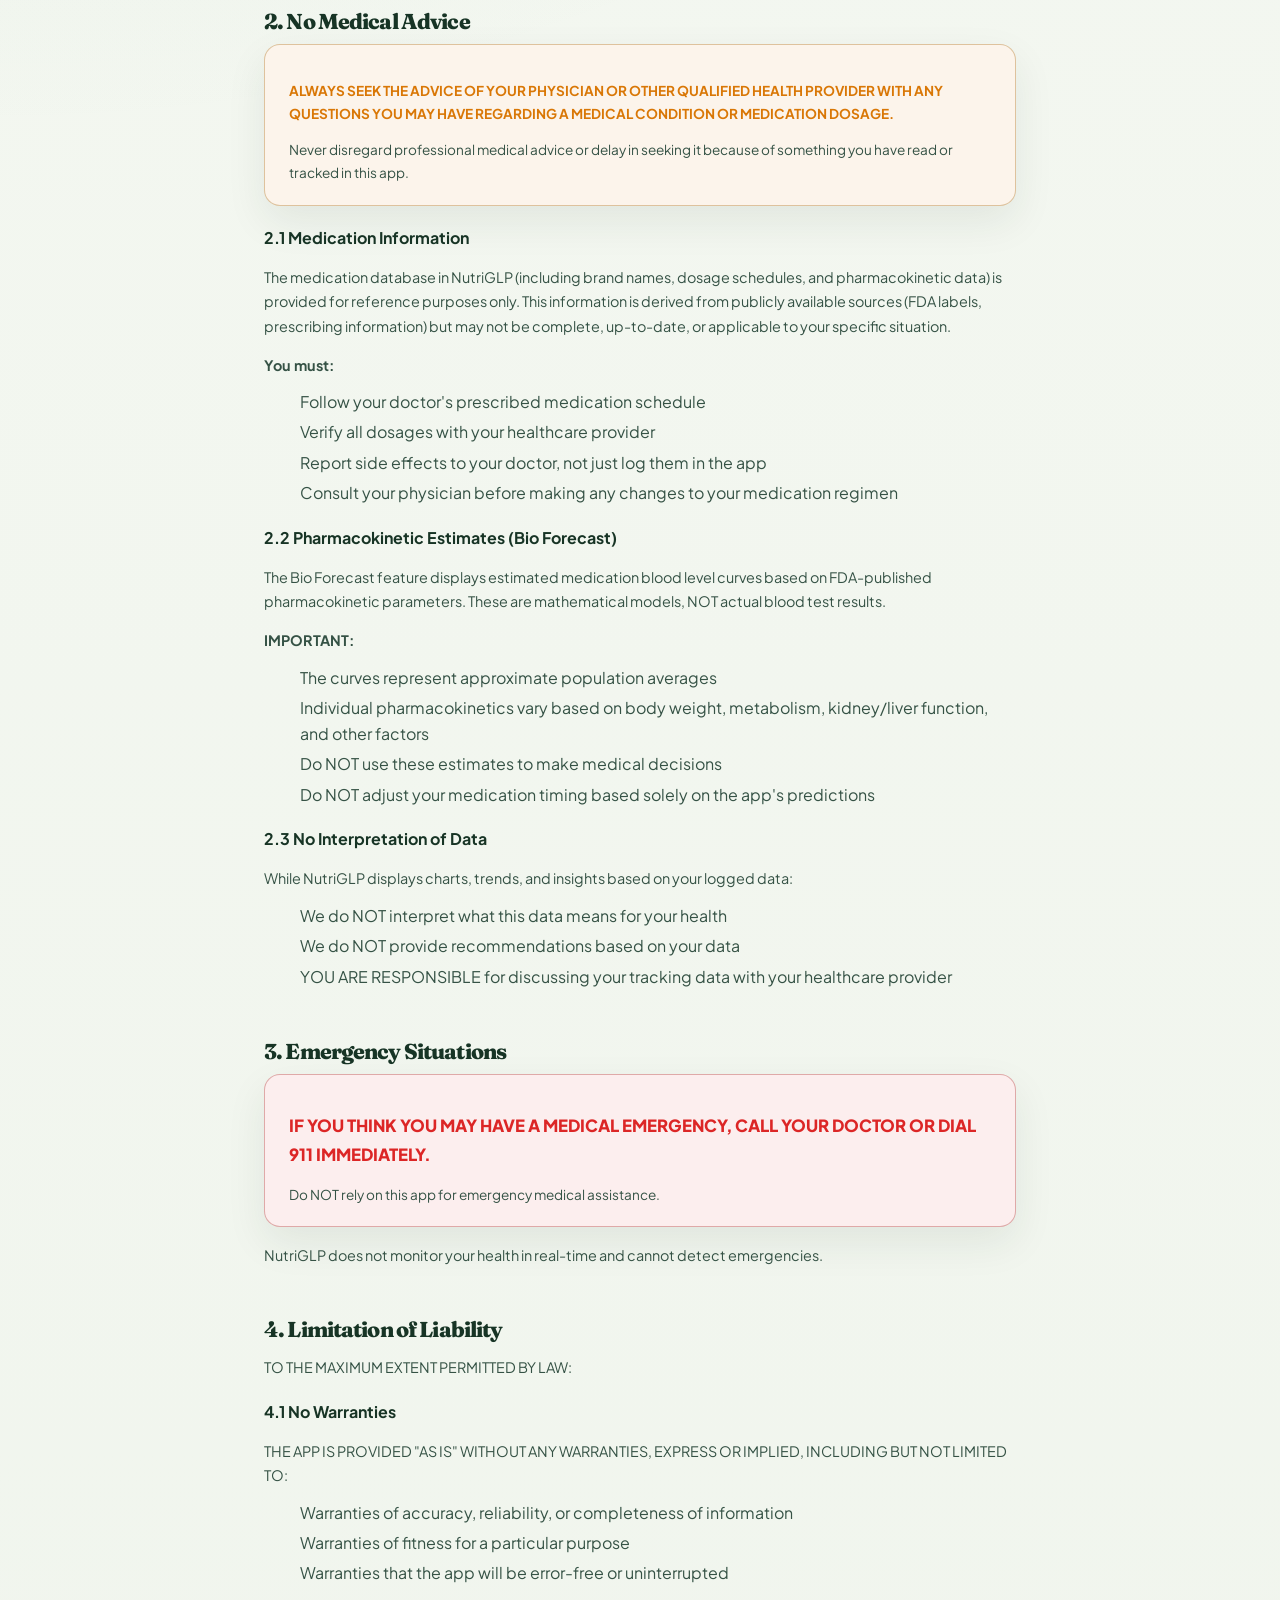
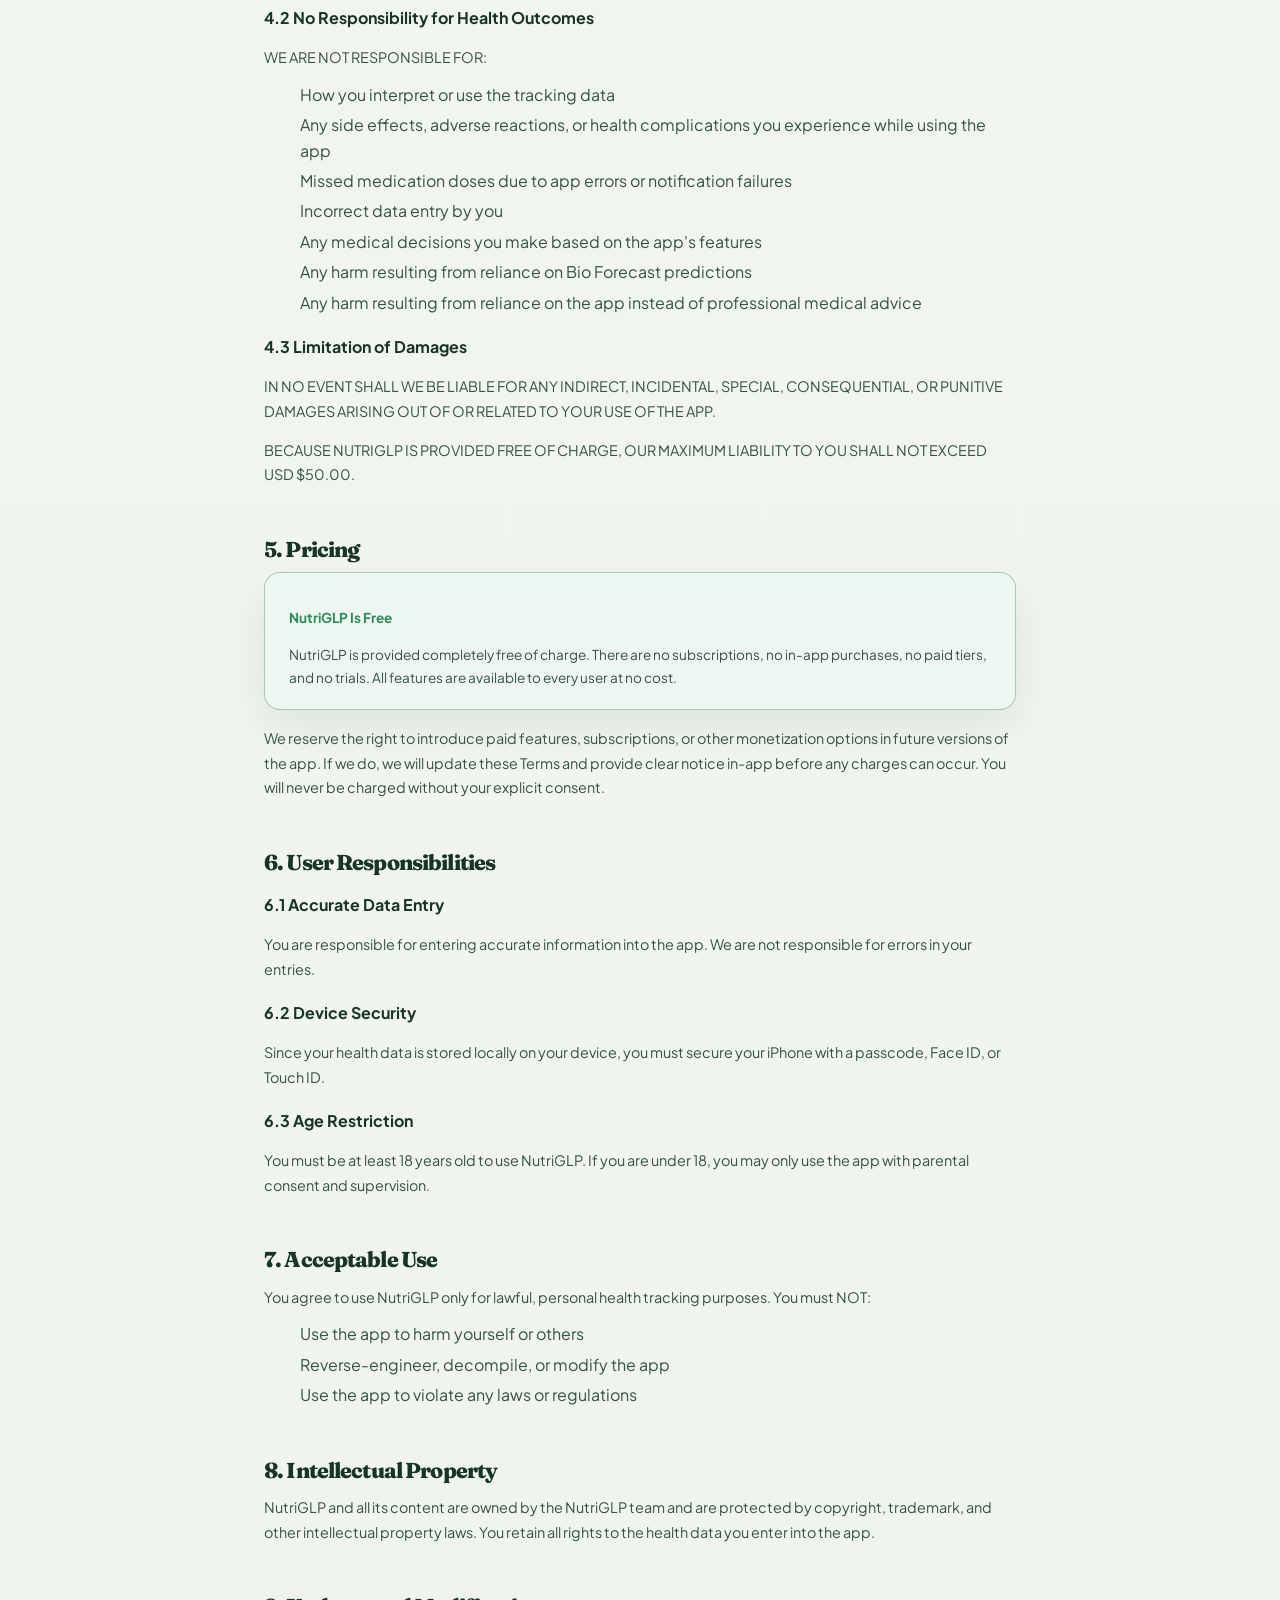
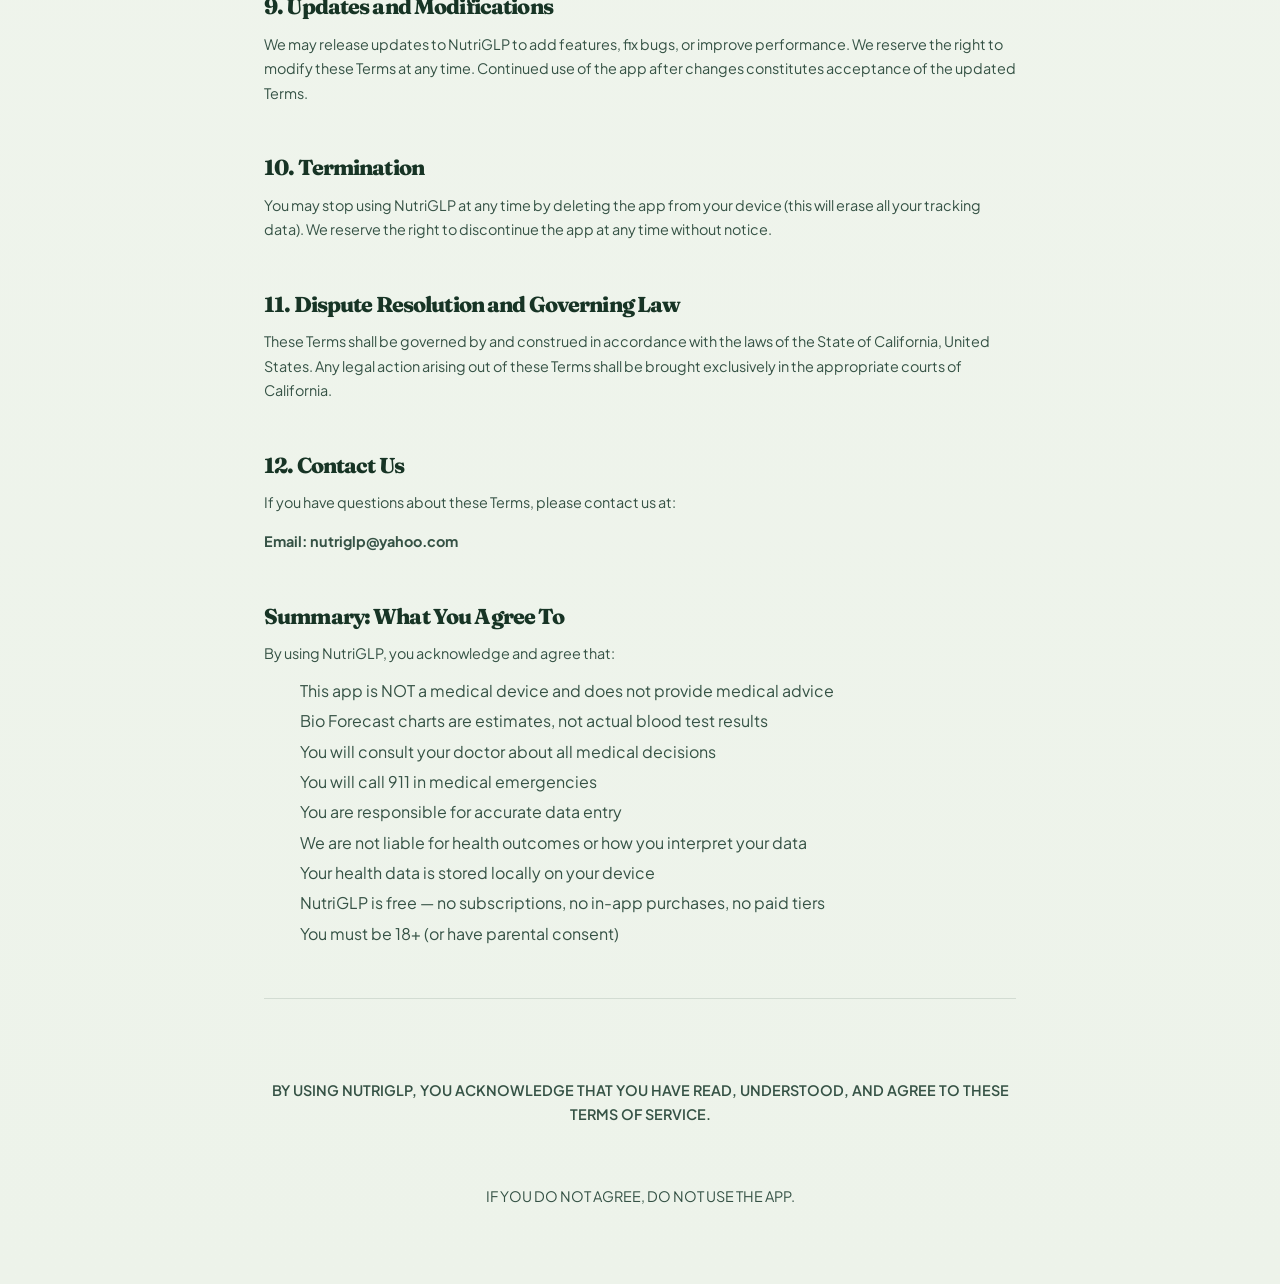
<file: terms.html>
<!DOCTYPE html>
<html lang="en">

<head>
    <meta charset="UTF-8">
    <meta name="viewport" content="width=device-width, initial-scale=1.0">
    <title>Terms of Service — NutriGLP</title>
    <meta name="description" content="NutriGLP Terms of Service. Important information about using the NutriGLP app.">
    <link rel="icon" href="icon.png" type="image/png">
    <link rel="preconnect" href="https://fonts.googleapis.com">
    <link rel="preconnect" href="https://fonts.gstatic.com" crossorigin>
    <link
        href="https://fonts.googleapis.com/css2?family=Fraunces:opsz,wght@9..144,600;9..144,700&family=Plus+Jakarta+Sans:wght@400;500;600;700;800&display=swap"
        rel="stylesheet">
    <script>
        (function () {
            var savedTheme = localStorage.getItem('nutriglp-theme');
            var theme = savedTheme === 'dark' ? 'dark' : 'light';
            document.documentElement.dataset.theme = theme;
        }());
    </script>
    <link rel="stylesheet" href="styles.css">
    <style>
        .legal-page {
            max-width: 800px;
            margin: 0 auto;
            padding: 8rem 1.5rem 4rem;
        }

        .legal-page h1 {
            font-size: clamp(2rem, 5vw, 3rem);
            font-weight: 900;
            letter-spacing: -0.04em;
            text-transform: uppercase;
            margin-bottom: 0.5rem;
        }

        .legal-meta {
            color: var(--text-dim);
            margin-bottom: 2.5rem;
            font-size: 0.85rem;
        }

        .legal-meta strong {
            color: var(--text-muted);
        }

        .legal-content {
            display: flex;
            flex-direction: column;
            gap: 2.5rem;
        }

        .legal-content h2 {
            font-size: 1.35rem;
            font-weight: 800;
            color: #fff;
            margin-bottom: 0.75rem;
        }

        .legal-content h3 {
            font-size: 1rem;
            font-weight: 700;
            color: #d4d4d8;
            margin-bottom: 0.5rem;
            margin-top: 1.2rem;
        }

        .legal-content p {
            color: #a1a1aa;
            line-height: 1.7;
            margin-bottom: 0.75rem;
            font-size: 0.9rem;
        }

        .legal-content ul,
        .legal-content ol {
            color: #a1a1aa;
            margin-left: 1rem;
            margin-bottom: 0.75rem;
            display: flex;
            flex-direction: column;
            gap: 0.3rem;
            font-size: 0.9rem;
        }

        .legal-content li {
            line-height: 1.6;
        }

        .legal-content strong {
            color: #d4d4d8;
        }

        .legal-callout {
            border-radius: 1rem;
            padding: 1.25rem 1.5rem;
            margin-bottom: 1rem;
        }

        .legal-callout-red {
            background: rgba(239, 68, 68, 0.08);
            border: 1px solid rgba(239, 68, 68, 0.25);
        }

        .legal-callout-red .callout-title {
            color: #f87171;
            font-weight: 800;
            margin-bottom: 0.3rem;
        }

        .legal-callout-red p {
            color: #d4d4d8;
        }

        .legal-callout-orange {
            background: rgba(249, 115, 22, 0.08);
            border: 1px solid rgba(249, 115, 22, 0.25);
        }

        .legal-callout-orange .callout-title {
            color: #fb923c;
            font-weight: 700;
            margin-bottom: 0.3rem;
        }

        .legal-callout-green {
            background: rgba(34, 197, 94, 0.08);
            border: 1px solid rgba(34, 197, 94, 0.25);
        }

        .legal-callout-green .callout-title {
            color: #4ade80;
            font-weight: 700;
            margin-bottom: 0.3rem;
        }

        .legal-callout-neutral {
            background: rgba(39, 39, 42, 0.5);
            border: 1px solid #3f3f46;
        }

        .legal-callout-neutral .callout-title {
            color: #d4d4d8;
            font-weight: 700;
            margin-bottom: 0.3rem;
        }

        .legal-callout p {
            font-size: 0.85rem;
            margin-bottom: 0.3rem;
        }

        .legal-callout p:last-child {
            margin-bottom: 0;
        }

        .legal-back {
            display: inline-flex;
            align-items: center;
            gap: 0.5rem;
            color: var(--green);
            font-weight: 700;
            font-size: 0.82rem;
            text-transform: uppercase;
            letter-spacing: 0.08em;
            margin-bottom: 2rem;
            transition: opacity 0.2s;
        }

        .legal-back:hover {
            opacity: 0.7;
        }

        .legal-divider {
            border: none;
            border-top: 1px solid #27272a;
            margin: 0;
        }

        .legal-final {
            text-align: center;
            color: #d4d4d8;
            padding-top: 1.5rem;
            font-size: 0.85rem;
            font-weight: 600;
        }

        .legal-final-sub {
            text-align: center;
            color: #a1a1aa;
            font-size: 0.82rem;
            margin-top: 0.3rem;
        }

        .legal-page h1,
        .legal-content h2,
        .legal-content h3,
        .legal-callout-neutral .callout-title,
        .legal-meta strong,
        .legal-final,
        .legal-final-sub {
            color: var(--heading);
        }

        .legal-meta,
        .legal-content p,
        .legal-content ul,
        .legal-content ol,
        .legal-content strong {
            color: var(--body);
        }

        .legal-callout-red {
            background: color-mix(in srgb, #dc2626 8%, var(--surface-solid));
            border-color: color-mix(in srgb, #dc2626 26%, var(--border));
        }

        .legal-callout-red .callout-title {
            color: #dc2626;
        }

        .legal-callout-red p {
            color: var(--body);
        }

        .legal-callout-orange {
            background: color-mix(in srgb, #d97706 8%, var(--surface-solid));
            border-color: color-mix(in srgb, #d97706 26%, var(--border));
        }

        .legal-callout-orange .callout-title {
            color: #d97706;
        }

        .legal-callout-green {
            background: color-mix(in srgb, var(--accent) 8%, var(--surface-solid));
            border-color: color-mix(in srgb, var(--accent) 26%, var(--border));
        }

        .legal-callout-green .callout-title {
            color: var(--accent);
        }

        .legal-callout-neutral {
            background: var(--surface-muted);
            border-color: var(--border);
        }

        .legal-divider {
            border-top-color: var(--border);
        }
    </style>
</head>

<body>

    <!-- NAVBAR -->
    <nav class="navbar" id="navbar">
        <div class="nav-container">
            <a href="index.html" class="nav-logo">
                <img src="icon.png" alt="NutriGLP Icon" class="nav-icon">
                <span class="nav-wordmark">NUTRI<span class="text-green">GLP</span></span>
            </a>
            <div class="nav-links">
                <a href="index.html#features" class="nav-link">Features</a>
                <a href="index.html#showcase" class="nav-link">App</a>
                <a href="index.html#faq" class="nav-link">FAQ</a>
            </div>
            <div class="nav-actions">
                <button class="theme-toggle" type="button" data-theme-toggle aria-label="Switch to dark mode"
                    aria-pressed="false">
                    <span class="theme-toggle-text">Dark mode</span>
                </button>
                <a href="https://apps.apple.com/us/app/nutriglp/id6758135559?ppid=825edaf9-1b0b-4919-ba0f-e0deb3c7c021"
                    target="_blank" rel="noopener noreferrer" class="nav-cta">
                    Download App
                </a>
            </div>
        </div>
    </nav>

    <div class="legal-page">
        <a href="index.html" class="legal-back">← Back to Home</a>

        <h1>Terms of Service</h1>
        <p class="legal-meta"><strong>Effective Date:</strong> January 24, 2026 | <strong>Last Updated:</strong>
            April 21, 2026</p>

        <div class="legal-content">

            <section>
                <h2>Agreement to Terms</h2>
                <p>By downloading, installing, or using <strong>NutriGLP</strong> ("the App"), you agree to be bound by
                    these Terms of Service ("Terms"). If you do not agree to these Terms, do not use the App.</p>
            </section>

            <section class="legal-callout legal-callout-red">
                <p class="callout-title" style="font-size: 1.2rem;">MEDICAL DISCLAIMER</p>
                <h3 style="color: #fff; margin-top: 0.5rem;">THIS APP IS NOT A MEDICAL DEVICE</h3>
                <p>NutriGLP is a personal tracking tool for self-management purposes ONLY.</p>
                <p style="color: #d4d4d8;"><strong>IT IS NOT:</strong></p>
                <ul style="color: #a1a1aa; margin-left: 1rem; margin-top: 0.3rem;">
                    <li>A medical device</li>
                    <li>A substitute for professional medical advice</li>
                    <li>A diagnostic tool</li>
                    <li>A treatment or therapy</li>
                    <li>Regulated by the FDA or any health authority as a medical device</li>
                </ul>
                <p style="margin-top: 0.8rem;"><strong>THE CONTENT, CHARTS, PHARMACOKINETIC CALCULATIONS, REMINDERS, AND
                        INSIGHTS PROVIDED BY THIS APP ARE FOR INFORMATIONAL AND TRACKING PURPOSES ONLY. THEY DO NOT
                        CONSTITUTE MEDICAL ADVICE, DIAGNOSIS, OR TREATMENT.</strong></p>
            </section>

            <section>
                <h2>1. Purpose of the App</h2>
                <p>NutriGLP is designed to help you:</p>
                <ul>
                    <li>Track your GLP-1 medication doses (e.g., Wegovy, Wegovy Oral, Ozempic, Rybelsus, Zepbound,
                        Mounjaro, Saxenda, Victoza, Trulicity)</li>
                    <li>Log your food intake, hydration, fiber, supplements, weight, and wellness metrics</li>
                    <li>Visualize estimated medication blood levels through Bio Forecast charts</li>
                    <li>Monitor your personal health trends over time</li>
                    <li>Set reminders for medication, water intake, and weight logging</li>
                </ul>

                <p><strong>What NutriGLP Does NOT Do:</strong></p>
                <ul>
                    <li>Prescribe, recommend, or adjust medication dosages</li>
                    <li>Diagnose medical conditions</li>
                    <li>Provide medical advice or treatment plans</li>
                    <li>Monitor for drug interactions or side effects</li>
                    <li>Measure actual blood medication levels (the Bio Forecast is a mathematical estimate, not a blood
                        test)</li>
                    <li>Replace consultations with healthcare providers</li>
                </ul>
            </section>

            <section>
                <h2>2. No Medical Advice</h2>

                <div class="legal-callout legal-callout-orange">
                    <p class="callout-title">ALWAYS SEEK THE ADVICE OF YOUR PHYSICIAN OR OTHER QUALIFIED HEALTH PROVIDER
                        WITH ANY QUESTIONS YOU MAY HAVE REGARDING A MEDICAL CONDITION OR MEDICATION DOSAGE.</p>
                    <p>Never disregard professional medical advice or delay in seeking it because of something you have
                        read or tracked in this app.</p>
                </div>

                <h3>2.1 Medication Information</h3>
                <p>The medication database in NutriGLP (including brand names, dosage schedules, and pharmacokinetic
                    data) is provided for reference purposes only. This information is derived from publicly available
                    sources (FDA labels, prescribing information) but may not be complete, up-to-date, or applicable to
                    your specific situation.</p>
                <p><strong>You must:</strong></p>
                <ul>
                    <li>Follow your doctor's prescribed medication schedule</li>
                    <li>Verify all dosages with your healthcare provider</li>
                    <li>Report side effects to your doctor, not just log them in the app</li>
                    <li>Consult your physician before making any changes to your medication regimen</li>
                </ul>

                <h3>2.2 Pharmacokinetic Estimates (Bio Forecast)</h3>
                <p>The Bio Forecast feature displays estimated medication blood level curves based on FDA-published
                    pharmacokinetic parameters. These are mathematical models, NOT actual blood test results.</p>
                <p><strong>IMPORTANT:</strong></p>
                <ul>
                    <li>The curves represent approximate population averages</li>
                    <li>Individual pharmacokinetics vary based on body weight, metabolism, kidney/liver function, and
                        other factors</li>
                    <li>Do NOT use these estimates to make medical decisions</li>
                    <li>Do NOT adjust your medication timing based solely on the app's predictions</li>
                </ul>

                <h3>2.3 No Interpretation of Data</h3>
                <p>While NutriGLP displays charts, trends, and insights based on your logged data:</p>
                <ul>
                    <li>We do NOT interpret what this data means for your health</li>
                    <li>We do NOT provide recommendations based on your data</li>
                    <li>YOU ARE RESPONSIBLE for discussing your tracking data with your healthcare provider</li>
                </ul>
            </section>

            <section>
                <h2>3. Emergency Situations</h2>
                <div class="legal-callout legal-callout-red">
                    <p class="callout-title" style="font-size: 1.05rem;">IF YOU THINK YOU MAY HAVE A MEDICAL EMERGENCY,
                        CALL YOUR DOCTOR OR DIAL 911 IMMEDIATELY.</p>
                    <p>Do NOT rely on this app for emergency medical assistance.</p>
                </div>
                <p>NutriGLP does not monitor your health in real-time and cannot detect emergencies.</p>
            </section>

            <section>
                <h2>4. Limitation of Liability</h2>
                <p>TO THE MAXIMUM EXTENT PERMITTED BY LAW:</p>

                <h3>4.1 No Warranties</h3>
                <p>THE APP IS PROVIDED "AS IS" WITHOUT ANY WARRANTIES, EXPRESS OR IMPLIED, INCLUDING BUT NOT LIMITED TO:
                </p>
                <ul>
                    <li>Warranties of accuracy, reliability, or completeness of information</li>
                    <li>Warranties of fitness for a particular purpose</li>
                    <li>Warranties that the app will be error-free or uninterrupted</li>
                </ul>

                <h3>4.2 No Responsibility for Health Outcomes</h3>
                <p>WE ARE NOT RESPONSIBLE FOR:</p>
                <ul>
                    <li>How you interpret or use the tracking data</li>
                    <li>Any side effects, adverse reactions, or health complications you experience while using the app
                    </li>
                    <li>Missed medication doses due to app errors or notification failures</li>
                    <li>Incorrect data entry by you</li>
                    <li>Any medical decisions you make based on the app's features</li>
                    <li>Any harm resulting from reliance on Bio Forecast predictions</li>
                    <li>Any harm resulting from reliance on the app instead of professional medical advice</li>
                </ul>

                <h3>4.3 Limitation of Damages</h3>
                <p>IN NO EVENT SHALL WE BE LIABLE FOR ANY INDIRECT, INCIDENTAL, SPECIAL, CONSEQUENTIAL, OR PUNITIVE
                    DAMAGES ARISING OUT OF OR RELATED TO YOUR USE OF THE APP.</p>
                <p>BECAUSE NUTRIGLP IS PROVIDED FREE OF CHARGE, OUR MAXIMUM LIABILITY TO YOU SHALL NOT EXCEED USD
                    $50.00.</p>
            </section>

            <section>
                <h2>5. Pricing</h2>

                <div class="legal-callout legal-callout-green">
                    <p class="callout-title">NutriGLP Is Free</p>
                    <p>NutriGLP is provided completely free of charge. There are no subscriptions, no in-app purchases,
                        no paid tiers, and no trials. All features are available to every user at no cost.</p>
                </div>

                <p>We reserve the right to introduce paid features, subscriptions, or other monetization options in
                    future versions of the app. If we do, we will update these Terms and provide clear notice in-app
                    before any charges can occur. You will never be charged without your explicit consent.</p>
            </section>

            <section>
                <h2>6. User Responsibilities</h2>

                <h3>6.1 Accurate Data Entry</h3>
                <p>You are responsible for entering accurate information into the app. We are not responsible for errors
                    in your entries.</p>

                <h3>6.2 Device Security</h3>
                <p>Since your health data is stored locally on your device, you must secure your iPhone with a passcode,
                    Face ID, or Touch ID.</p>

                <h3>6.3 Age Restriction</h3>
                <p>You must be at least 18 years old to use NutriGLP. If you are under 18, you may only use the app with
                    parental consent and supervision.</p>
            </section>

            <section>
                <h2>7. Acceptable Use</h2>
                <p>You agree to use NutriGLP only for lawful, personal health tracking purposes. You must NOT:</p>
                <ul>
                    <li>Use the app to harm yourself or others</li>
                    <li>Reverse-engineer, decompile, or modify the app</li>
                    <li>Use the app to violate any laws or regulations</li>
                </ul>
            </section>

            <section>
                <h2>8. Intellectual Property</h2>
                <p>NutriGLP and all its content are owned by the NutriGLP team and are protected by copyright,
                    trademark, and other intellectual property laws. You retain all rights to the health data you enter
                    into the app.</p>
            </section>

            <section>
                <h2>9. Updates and Modifications</h2>
                <p>We may release updates to NutriGLP to add features, fix bugs, or improve performance. We reserve the
                    right to modify these Terms at any time. Continued use of the app after changes constitutes
                    acceptance of the updated Terms.</p>
            </section>

            <section>
                <h2>10. Termination</h2>
                <p>You may stop using NutriGLP at any time by deleting the app from your device (this will erase all
                    your tracking data). We reserve the right to discontinue the app at any time without notice.</p>
            </section>

            <section>
                <h2>11. Dispute Resolution and Governing Law</h2>
                <p>These Terms shall be governed by and construed in accordance with the laws of the State of
                    California, United States. Any legal action arising out of these Terms shall be brought exclusively
                    in the appropriate courts of California.</p>
            </section>

            <section>
                <h2>12. Contact Us</h2>
                <p>If you have questions about these Terms, please contact us at:</p>
                <p><strong>Email: nutriglp@yahoo.com</strong></p>
            </section>

            <section>
                <h2>Summary: What You Agree To</h2>
                <p>By using NutriGLP, you acknowledge and agree that:</p>
                <ul>
                    <li>This app is NOT a medical device and does not provide medical advice</li>
                    <li>Bio Forecast charts are estimates, not actual blood test results</li>
                    <li>You will consult your doctor about all medical decisions</li>
                    <li>You will call 911 in medical emergencies</li>
                    <li>You are responsible for accurate data entry</li>
                    <li>We are not liable for health outcomes or how you interpret your data</li>
                    <li>Your health data is stored locally on your device</li>
                    <li>NutriGLP is free — no subscriptions, no in-app purchases, no paid tiers</li>
                    <li>You must be 18+ (or have parental consent)</li>
                </ul>
            </section>

            <hr class="legal-divider">
            <p class="legal-final">BY USING NUTRIGLP, YOU ACKNOWLEDGE THAT YOU HAVE READ, UNDERSTOOD, AND AGREE TO THESE
                TERMS OF SERVICE.</p>
            <p class="legal-final-sub">IF YOU DO NOT AGREE, DO NOT USE THE APP.</p>

        </div>
    </div>

    <script src="script.js"></script>
</body>

</html>
</file>
<file: styles.css>
:root {
    color-scheme: light;
    --font-body: "Plus Jakarta Sans", "Segoe UI", sans-serif;
    --font-display: "Fraunces", Georgia, serif;
    --page-bg: #f5f8f2;
    --page-bg-strong: #edf3ea;
    --surface: rgba(255, 255, 255, 0.88);
    --surface-solid: #ffffff;
    --surface-muted: #eff5ed;
    --surface-contrast: #173425;
    --surface-contrast-soft: #203f2f;
    --border: rgba(23, 52, 37, 0.12);
    --border-strong: rgba(23, 52, 37, 0.18);
    --heading: #173425;
    --body: #355245;
    --muted: #698174;
    --accent: #2d8a57;
    --accent-strong: #1f6f45;
    --accent-soft: rgba(45, 138, 87, 0.12);
    --accent-glow: rgba(45, 138, 87, 0.22);
    --shadow-soft: 0 16px 40px rgba(23, 52, 37, 0.08);
    --shadow-strong: 0 28px 70px rgba(23, 52, 37, 0.12);
    --radius-sm: 16px;
    --radius-md: 24px;
    --radius-lg: 32px;
    --radius-pill: 999px;
    --transition: 220ms ease;
}

:root[data-theme="dark"] {
    color-scheme: dark;
    --page-bg: #08150f;
    --page-bg-strong: #0f2118;
    --surface: rgba(12, 25, 19, 0.86);
    --surface-solid: #102319;
    --surface-muted: #12281e;
    --surface-contrast: #ecf6ef;
    --surface-contrast-soft: #d8e7dc;
    --border: rgba(186, 216, 193, 0.12);
    --border-strong: rgba(186, 216, 193, 0.22);
    --heading: #eef7f1;
    --body: #c1d3c7;
    --muted: #9bb0a2;
    --accent: #57d487;
    --accent-strong: #7ce0a3;
    --accent-soft: rgba(87, 212, 135, 0.14);
    --accent-glow: rgba(87, 212, 135, 0.18);
    --shadow-soft: 0 16px 40px rgba(0, 0, 0, 0.25);
    --shadow-strong: 0 28px 70px rgba(0, 0, 0, 0.4);
}

*,
*::before,
*::after {
    box-sizing: border-box;
}

html {
    scroll-behavior: smooth;
    -webkit-font-smoothing: antialiased;
    -moz-osx-font-smoothing: grayscale;
}

body {
    margin: 0;
    min-height: 100vh;
    font-family: var(--font-body);
    background:
        radial-gradient(circle at top left, rgba(45, 138, 87, 0.14), transparent 28%),
        radial-gradient(circle at top right, rgba(30, 111, 69, 0.08), transparent 22%),
        linear-gradient(180deg, var(--page-bg), var(--page-bg-strong));
    color: var(--body);
    line-height: 1.6;
    overflow-x: hidden;
}

body.menu-open {
    overflow: hidden;
}

img {
    display: block;
    max-width: 100%;
}

a {
    color: inherit;
    text-decoration: none;
}

button,
input,
textarea,
select {
    font: inherit;
}

ul {
    margin: 0;
    padding: 0;
    list-style: none;
}

.container,
.container-narrow {
    width: min(1180px, calc(100vw - 32px));
    margin: 0 auto;
}

.container-narrow {
    width: min(860px, calc(100vw - 32px));
}

.text-green {
    color: var(--accent);
}

.reveal {
    opacity: 0;
    transform: translateY(24px);
    transition: opacity 700ms cubic-bezier(0.16, 1, 0.3, 1),
        transform 700ms cubic-bezier(0.16, 1, 0.3, 1);
}

.reveal.visible {
    opacity: 1;
    transform: translateY(0);
}

.btn-primary,
.btn-secondary {
    display: inline-flex;
    align-items: center;
    justify-content: center;
    gap: 10px;
    min-height: 52px;
    padding: 0 22px;
    border-radius: var(--radius-pill);
    border: 1px solid transparent;
    font-weight: 700;
    transition: transform var(--transition), box-shadow var(--transition), border-color var(--transition),
        background var(--transition), color var(--transition);
}

.btn-primary {
    background: linear-gradient(135deg, var(--accent), var(--accent-strong));
    color: #f7fff9;
    box-shadow: 0 18px 38px var(--accent-glow);
}

.btn-primary:hover,
.btn-secondary:hover,
.nav-cta:hover,
.theme-toggle:hover {
    transform: translateY(-1px);
}

.btn-secondary {
    background: var(--surface);
    color: var(--heading);
    border-color: var(--border);
    box-shadow: var(--shadow-soft);
}

.btn-lg {
    min-height: 58px;
    padding: 0 26px;
}

.navbar {
    position: sticky;
    top: 0;
    z-index: 100;
    transition: padding var(--transition), background var(--transition), border-color var(--transition);
    padding-top: 18px;
}

.navbar.is-scrolled {
    padding-top: 10px;
}

.nav-container {
    width: min(1180px, calc(100vw - 32px));
    margin: 0 auto;
    min-height: 76px;
    padding: 14px 18px;
    display: flex;
    align-items: center;
    justify-content: space-between;
    gap: 18px;
    border: 1px solid var(--border);
    border-radius: var(--radius-pill);
    background: var(--surface);
    backdrop-filter: blur(18px) saturate(180%);
    box-shadow: var(--shadow-soft);
}

.navbar.is-scrolled .nav-container {
    background: color-mix(in srgb, var(--surface-solid) 92%, transparent);
    border-color: var(--border-strong);
}

.nav-logo,
.footer-logo {
    display: inline-flex;
    align-items: center;
    gap: 12px;
    flex-shrink: 0;
}

.nav-icon {
    width: 42px;
    height: 42px;
    border-radius: 14px;
    box-shadow: 0 12px 28px var(--accent-glow);
}

.nav-wordmark {
    font-size: 1.05rem;
    font-weight: 800;
    letter-spacing: -0.04em;
    color: var(--heading);
}

.nav-links,
.nav-actions {
    display: flex;
    align-items: center;
    gap: 14px;
}

.nav-links {
    gap: 18px;
}

.nav-link {
    font-size: 0.95rem;
    font-weight: 600;
    color: var(--muted);
    transition: color var(--transition);
}

.nav-link:hover,
.footer-links a:hover {
    color: var(--heading);
}

.theme-toggle,
.nav-cta {
    display: inline-flex;
    align-items: center;
    justify-content: center;
    min-height: 46px;
    padding: 0 16px;
    border-radius: var(--radius-pill);
    border: 1px solid var(--border);
    background: var(--surface-solid);
    color: var(--heading);
    font-weight: 700;
    cursor: pointer;
    box-shadow: var(--shadow-soft);
    transition: transform var(--transition), border-color var(--transition), background var(--transition);
}

.theme-toggle:hover {
    border-color: color-mix(in srgb, var(--accent) 30%, var(--border));
}

.nav-cta {
    background: var(--surface-contrast);
    color: #f4faf6;
    border-color: transparent;
}

:root[data-theme="dark"] .nav-cta {
    color: #08150f;
}

.nav-mobile-actions {
    display: none;
}

.hamburger {
    display: none;
    flex-direction: column;
    gap: 5px;
    padding: 0;
    border: 0;
    background: transparent;
    cursor: pointer;
}

.hamburger span {
    width: 24px;
    height: 2px;
    border-radius: 999px;
    background: var(--heading);
    transition: transform var(--transition), opacity var(--transition);
}

.hamburger.active span:nth-child(1) {
    transform: translateY(7px) rotate(45deg);
}

.hamburger.active span:nth-child(2) {
    opacity: 0;
}

.hamburger.active span:nth-child(3) {
    transform: translateY(-7px) rotate(-45deg);
}

.hero {
    position: relative;
    padding: 58px 0 28px;
}

.hero-bg-orbs {
    position: absolute;
    inset: 0;
    pointer-events: none;
    overflow: hidden;
}

.orb {
    position: absolute;
    border-radius: 999px;
    filter: blur(90px);
    opacity: 0.75;
}

.orb-green {
    width: 360px;
    height: 360px;
    left: -120px;
    top: 60px;
    background: rgba(45, 138, 87, 0.18);
}

.orb-warm {
    width: 300px;
    height: 300px;
    right: -80px;
    top: 160px;
    background: rgba(189, 222, 196, 0.38);
}

:root[data-theme="dark"] .orb-warm {
    background: rgba(87, 212, 135, 0.12);
}

.hero-grid {
    position: relative;
    z-index: 1;
    display: grid;
    grid-template-columns: minmax(0, 1fr) minmax(340px, 480px);
    gap: 40px;
    align-items: center;
}

.hero-copy {
    max-width: 640px;
}

.hero-badge,
.section-badge {
    display: inline-flex;
    align-items: center;
    min-height: 34px;
    padding: 0 14px;
    border-radius: var(--radius-pill);
    background: var(--accent-soft);
    color: var(--accent-strong);
    border: 1px solid color-mix(in srgb, var(--accent) 24%, transparent);
    font-size: 0.74rem;
    font-weight: 800;
    letter-spacing: 0.08em;
    text-transform: uppercase;
}

.hero-title,
.section-title,
.cta-title,
.legal-page h1,
.legal-content h2 {
    color: var(--heading);
    font-family: var(--font-display);
    font-weight: 700;
    letter-spacing: -0.04em;
    line-height: 0.98;
}

.hero-title {
    margin: 20px 0 18px;
    font-size: clamp(3rem, 6vw, 5.4rem);
    max-width: 11ch;
}

.hero-title-accent {
    display: block;
    margin-top: 0.2em;
    color: var(--accent);
}

.hero-subtitle,
.section-subtitle,
.cta-subtitle,
.footer-desc,
.faq-answer p,
.step-desc,
.feature-list li {
    color: var(--body);
    font-size: 1.02rem;
}

.hero-subtitle {
    max-width: 60ch;
    margin: 0 0 28px;
}

.hero-actions {
    display: flex;
    flex-wrap: wrap;
    gap: 14px;
    margin-bottom: 28px;
}

.hero-stats {
    display: grid;
    grid-template-columns: repeat(3, minmax(0, 1fr));
    gap: 14px;
    margin-bottom: 20px;
}

.hero-stat {
    padding: 18px;
    border-radius: var(--radius-md);
    background: var(--surface);
    border: 1px solid var(--border);
    box-shadow: var(--shadow-soft);
}

.hero-stat-value {
    display: block;
    margin-bottom: 4px;
    color: var(--heading);
    font-size: 1.05rem;
    font-weight: 800;
}

.hero-stat-label {
    color: var(--muted);
    font-size: 0.9rem;
}

.hero-brands {
    display: flex;
    flex-wrap: wrap;
    gap: 18px;
    color: var(--muted);
    font-size: 0.92rem;
    font-weight: 700;
}

.hero-visual {
    position: relative;
}

.hero-panel,
.feature-card,
.step-card,
.faq-item,
.cta-card,
.footer-disclaimer,
.blog-card,
.featured-post {
    border-radius: var(--radius-lg);
    background: var(--surface);
    border: 1px solid var(--border);
    box-shadow: var(--shadow-soft);
}

.hero-panel {
    padding: 26px;
}

.hero-panel-copy h2 {
    margin: 10px 0 10px;
    color: var(--heading);
    font-size: clamp(1.8rem, 3vw, 2.45rem);
    line-height: 1.04;
    letter-spacing: -0.04em;
}

.hero-panel-copy p,
.hero-note span,
.blog-preview-note,
.footer-disclaimer,
.proof-label,
.phone-label,
.gallery-caption {
    color: var(--muted);
}

.panel-eyebrow {
    display: inline-flex;
    color: var(--accent);
    font-size: 0.78rem;
    font-weight: 800;
    letter-spacing: 0.1em;
    text-transform: uppercase;
}

.hero-device-stack {
    position: relative;
    min-height: 540px;
    margin: 22px 0 20px;
}

.hero-device {
    position: absolute;
    display: flex;
    align-items: center;
    justify-content: center;
    overflow: hidden;
    padding: 10px;
    border-radius: 28px;
    border: 1px solid var(--border-strong);
    background: var(--surface-solid);
    box-shadow: var(--shadow-strong);
    aspect-ratio: 1179 / 2556;
}

.hero-device img {
    width: 100%;
    height: 100%;
    object-fit: contain;
    object-position: top center;
    border-radius: 20px;
}

.phone-frame img,
.gallery-phone img {
    width: 100%;
    height: auto;
    object-fit: contain;
}

.hero-device-front {
    width: min(50%, 235px);
    left: 50%;
    top: 8px;
    transform: translateX(-50%);
    z-index: 2;
}

.hero-device-back {
    width: min(35%, 160px);
    left: 12px;
    top: 72px;
    transform: rotate(-8deg);
}

.hero-device-side {
    width: min(33%, 148px);
    right: 12px;
    bottom: 30px;
    transform: rotate(9deg);
}

.hero-note {
    display: flex;
    flex-direction: column;
    gap: 4px;
    padding: 18px;
    border-radius: var(--radius-md);
    background: var(--surface-muted);
    border: 1px solid var(--border);
}

.hero-note strong,
.feature-title,
.step-title,
.faq-question,
.proof-value,
.footer-heading {
    color: var(--heading);
}

.proof-strip,
.gallery,
.faq {
    padding: 28px 0;
}

.proof-grid {
    display: grid;
    grid-template-columns: repeat(4, minmax(0, 1fr));
    gap: 16px;
}

.proof-item {
    padding: 22px;
    border-radius: var(--radius-md);
    background: var(--surface);
    border: 1px solid var(--border);
    box-shadow: var(--shadow-soft);
}

.proof-value {
    display: block;
    font-size: 1.05rem;
    font-weight: 800;
    margin-bottom: 4px;
}

.proof-label,
.phone-label,
.gallery-caption,
.footer-heading,
.cta-note {
    font-size: 0.88rem;
}

.showcase,
.features,
.how-it-works,
.blog-preview,
.final-cta {
    padding: 62px 0;
}

.section-header {
    text-align: center;
    max-width: 760px;
    margin: 0 auto 36px;
}

.section-title {
    margin: 14px 0 12px;
    font-size: clamp(2.2rem, 5vw, 4rem);
}

.section-subtitle {
    margin: 0 auto;
    max-width: 62ch;
}

.showcase-phones {
    display: flex;
    align-items: flex-end;
    justify-content: center;
    gap: 24px;
}

.phone-wrapper {
    display: flex;
    flex-direction: column;
    align-items: center;
    gap: 14px;
}

.phone-frame {
    width: 250px;
    overflow: hidden;
    border-radius: 30px;
    border: 1px solid var(--border-strong);
    background: var(--surface-solid);
    box-shadow: var(--shadow-strong);
}

.phone-center .phone-frame {
    width: 300px;
}

.phone-side {
    transform: translateY(18px);
}

.features-grid {
    display: grid;
    grid-template-columns: repeat(3, minmax(0, 1fr));
    gap: 18px;
}

.feature-card,
.step-card {
    padding: 26px;
}

.feature-icon {
    display: inline-flex;
    align-items: center;
    justify-content: center;
    width: 54px;
    height: 54px;
    border-radius: 18px;
    background: var(--accent-soft);
    color: var(--accent);
    margin-bottom: 18px;
}

.feature-title,
.step-title,
.cta-title {
    margin: 0 0 12px;
    font-size: 1.5rem;
    font-weight: 700;
    letter-spacing: -0.03em;
}

.feature-list {
    display: grid;
    gap: 10px;
}

.feature-list li {
    position: relative;
    padding-left: 16px;
}

.feature-list li::before {
    content: "";
    position: absolute;
    left: 0;
    top: 0.7em;
    width: 6px;
    height: 6px;
    border-radius: 999px;
    background: var(--accent);
}

.steps-grid {
    display: grid;
    grid-template-columns: repeat(4, minmax(0, 1fr));
    gap: 18px;
}

.step-number {
    color: color-mix(in srgb, var(--accent) 50%, var(--heading));
    font-size: 0.88rem;
    font-weight: 800;
    letter-spacing: 0.08em;
    text-transform: uppercase;
    margin-bottom: 18px;
}

.gallery-scroll {
    overflow-x: auto;
    padding-bottom: 10px;
    scrollbar-width: none;
}

.gallery-scroll::-webkit-scrollbar {
    display: none;
}

.gallery-track {
    display: flex;
    gap: 18px;
    min-width: max-content;
}

.gallery-item {
    display: flex;
    flex-direction: column;
    gap: 12px;
    align-items: center;
}

.gallery-phone {
    width: 210px;
    overflow: hidden;
    border-radius: 26px;
    border: 1px solid var(--border-strong);
    background: var(--surface-solid);
    box-shadow: var(--shadow-soft);
}

.blog-preview-grid {
    display: grid;
    grid-template-columns: repeat(3, minmax(0, 1fr));
    gap: 18px;
}

.blog-card {
    display: flex;
    flex-direction: column;
    padding: 22px;
    min-height: 220px;
}

.blog-card-placeholder {
    align-items: center;
    justify-content: center;
    text-align: center;
}

.blog-meta {
    display: flex;
    flex-wrap: wrap;
    gap: 10px;
    margin-bottom: 12px;
    color: var(--accent);
    font-size: 0.82rem;
    font-weight: 700;
}

.blog-card-title {
    margin: 0 0 10px;
    color: var(--heading);
    font-size: 1.35rem;
    font-weight: 700;
    letter-spacing: -0.03em;
}

.blog-card p {
    margin: 0 0 18px;
}

.blog-card-link {
    margin-top: auto;
    color: var(--heading);
    font-weight: 700;
}

.blog-preview-footer {
    margin-top: 28px;
    display: flex;
    align-items: center;
    justify-content: space-between;
    gap: 18px;
}

.faq-list {
    display: grid;
    gap: 14px;
}

.faq-item {
    overflow: hidden;
}

.faq-question {
    width: 100%;
    display: flex;
    align-items: center;
    justify-content: space-between;
    gap: 16px;
    padding: 22px 24px;
    background: transparent;
    border: 0;
    font-size: 1rem;
    font-weight: 700;
    cursor: pointer;
    text-align: left;
}

.faq-toggle {
    width: 38px;
    height: 38px;
    display: inline-flex;
    align-items: center;
    justify-content: center;
    border-radius: 999px;
    background: var(--surface-muted);
    border: 1px solid var(--border);
    color: var(--accent);
    flex-shrink: 0;
}

.faq-answer {
    max-height: 0;
    overflow: hidden;
    opacity: 0;
    transition: max-height 300ms ease, opacity 220ms ease;
}

.faq-item.open .faq-answer {
    max-height: 240px;
    opacity: 1;
}

.faq-answer p {
    padding: 0 24px 22px;
    margin: 0;
}

.cta-card {
    display: flex;
    align-items: center;
    justify-content: space-between;
    gap: 28px;
    padding: 36px;
}

.cta-copy {
    max-width: 660px;
}

.cta-title {
    font-size: clamp(2rem, 4vw, 3.4rem);
}

.cta-subtitle {
    margin: 0;
}

.cta-actions {
    display: flex;
    flex-direction: column;
    gap: 12px;
    align-items: stretch;
    min-width: 220px;
}

.cta-note {
    margin: 14px 0 0;
}

.footer {
    padding: 0 0 36px;
}

.footer-top {
    display: grid;
    grid-template-columns: minmax(0, 1.4fr) repeat(2, minmax(0, 0.7fr));
    gap: 28px;
    padding: 24px 0;
}

.footer-heading {
    margin: 0 0 14px;
    font-size: 0.92rem;
    font-weight: 800;
}

.footer-links {
    display: grid;
    gap: 10px;
}

.footer-links a {
    color: var(--muted);
}

.footer-desc {
    margin: 0;
    max-width: 46ch;
}

.footer-disclaimer {
    padding: 20px 22px;
    margin-bottom: 22px;
    font-size: 0.92rem;
}

.footer-bottom {
    text-align: center;
    color: var(--muted);
    font-size: 0.86rem;
}

.legal-page {
    max-width: 860px;
    margin: 0 auto;
    padding: 60px 16px 80px;
}

.legal-meta,
.legal-content p,
.legal-content ul,
.legal-content ol,
.legal-table td,
.legal-final,
.legal-final-sub {
    color: var(--body);
}

.legal-content {
    display: flex;
    flex-direction: column;
    gap: 28px;
}

.legal-content h2 {
    margin: 0 0 12px;
    font-size: 2rem;
}

.legal-content h3 {
    margin: 18px 0 8px;
    color: var(--heading);
    font-size: 1.12rem;
}

.legal-content p,
.legal-content li {
    font-size: 1rem;
    line-height: 1.7;
}

.legal-content ul,
.legal-content ol {
    display: grid;
    gap: 8px;
    padding-left: 20px;
}

.legal-callout,
.legal-table {
    border-radius: var(--radius-md);
    border: 1px solid var(--border);
    background: var(--surface);
    box-shadow: var(--shadow-soft);
}

.legal-callout {
    padding: 20px;
}

.legal-callout-green {
    background: color-mix(in srgb, var(--accent) 8%, var(--surface-solid));
}

.legal-callout-orange,
.legal-callout-red {
    background: color-mix(in srgb, #d97706 8%, var(--surface-solid));
}

.legal-callout-neutral {
    background: var(--surface-muted);
}

.callout-title {
    color: var(--heading);
}

.legal-table {
    width: 100%;
    border-collapse: collapse;
}

.legal-table th,
.legal-table td {
    padding: 14px 16px;
    text-align: left;
    border-bottom: 1px solid var(--border);
}

.legal-table th {
    color: var(--heading);
}

.legal-table .green {
    color: var(--accent);
    font-weight: 700;
}

.legal-back {
    display: inline-flex;
    align-items: center;
    gap: 8px;
    margin-bottom: 24px;
    color: var(--accent);
    font-weight: 700;
}

@media (max-width: 1100px) {
    .hero-grid,
    .cta-card {
        grid-template-columns: 1fr;
        display: grid;
    }

    .hero-panel {
        max-width: 620px;
        margin: 0 auto;
    }

    .steps-grid {
        grid-template-columns: repeat(2, minmax(0, 1fr));
    }

    .blog-preview-grid,
    .features-grid {
        grid-template-columns: repeat(2, minmax(0, 1fr));
    }
}

@media (max-width: 880px) {
    .nav-links {
        position: fixed;
        inset: 96px 16px auto;
        display: none;
        flex-direction: column;
        align-items: stretch;
        padding: 22px;
        border-radius: 28px;
        background: color-mix(in srgb, var(--surface-solid) 94%, transparent);
        border: 1px solid var(--border);
        box-shadow: var(--shadow-strong);
    }

    .nav-links.active {
        display: flex;
    }

    .nav-actions {
        display: none;
    }

    .nav-mobile-actions {
        display: grid;
        gap: 12px;
        margin-top: 8px;
    }

    .nav-cta-mobile {
        width: 100%;
    }

    .hamburger {
        display: flex;
    }

    .hero-grid {
        gap: 30px;
    }

    .hero-stats,
    .proof-grid,
    .footer-top {
        grid-template-columns: repeat(2, minmax(0, 1fr));
    }

    .showcase-phones {
        flex-direction: column;
    }

    .phone-side {
        transform: none;
    }

    .phone-center .phone-frame,
    .phone-frame {
        width: min(300px, 100%);
    }

    .blog-preview-footer {
        flex-direction: column;
        align-items: flex-start;
    }
}

@media (max-width: 640px) {
    .hero,
    .showcase,
    .features,
    .how-it-works,
    .gallery,
    .blog-preview,
    .faq,
    .final-cta {
        padding: 42px 0;
    }

    .hero-title {
        font-size: 2.8rem;
    }

    .hero-stats,
    .proof-grid,
    .steps-grid,
    .features-grid,
    .blog-preview-grid,
    .footer-top {
        grid-template-columns: 1fr;
    }

    .hero-panel,
    .feature-card,
    .step-card,
    .faq-question,
    .cta-card {
        padding-left: 20px;
        padding-right: 20px;
    }

    .hero-device-stack {
        min-height: 420px;
    }

    .hero-device-back {
        width: min(34%, 122px);
        left: 4px;
        top: 56px;
    }

    .hero-device-front {
        width: min(54%, 190px);
        top: 0;
    }

    .hero-device-side {
        width: min(31%, 108px);
        right: 4px;
        bottom: 24px;
    }

    .gallery-phone {
        width: 170px;
    }
}
</file>
